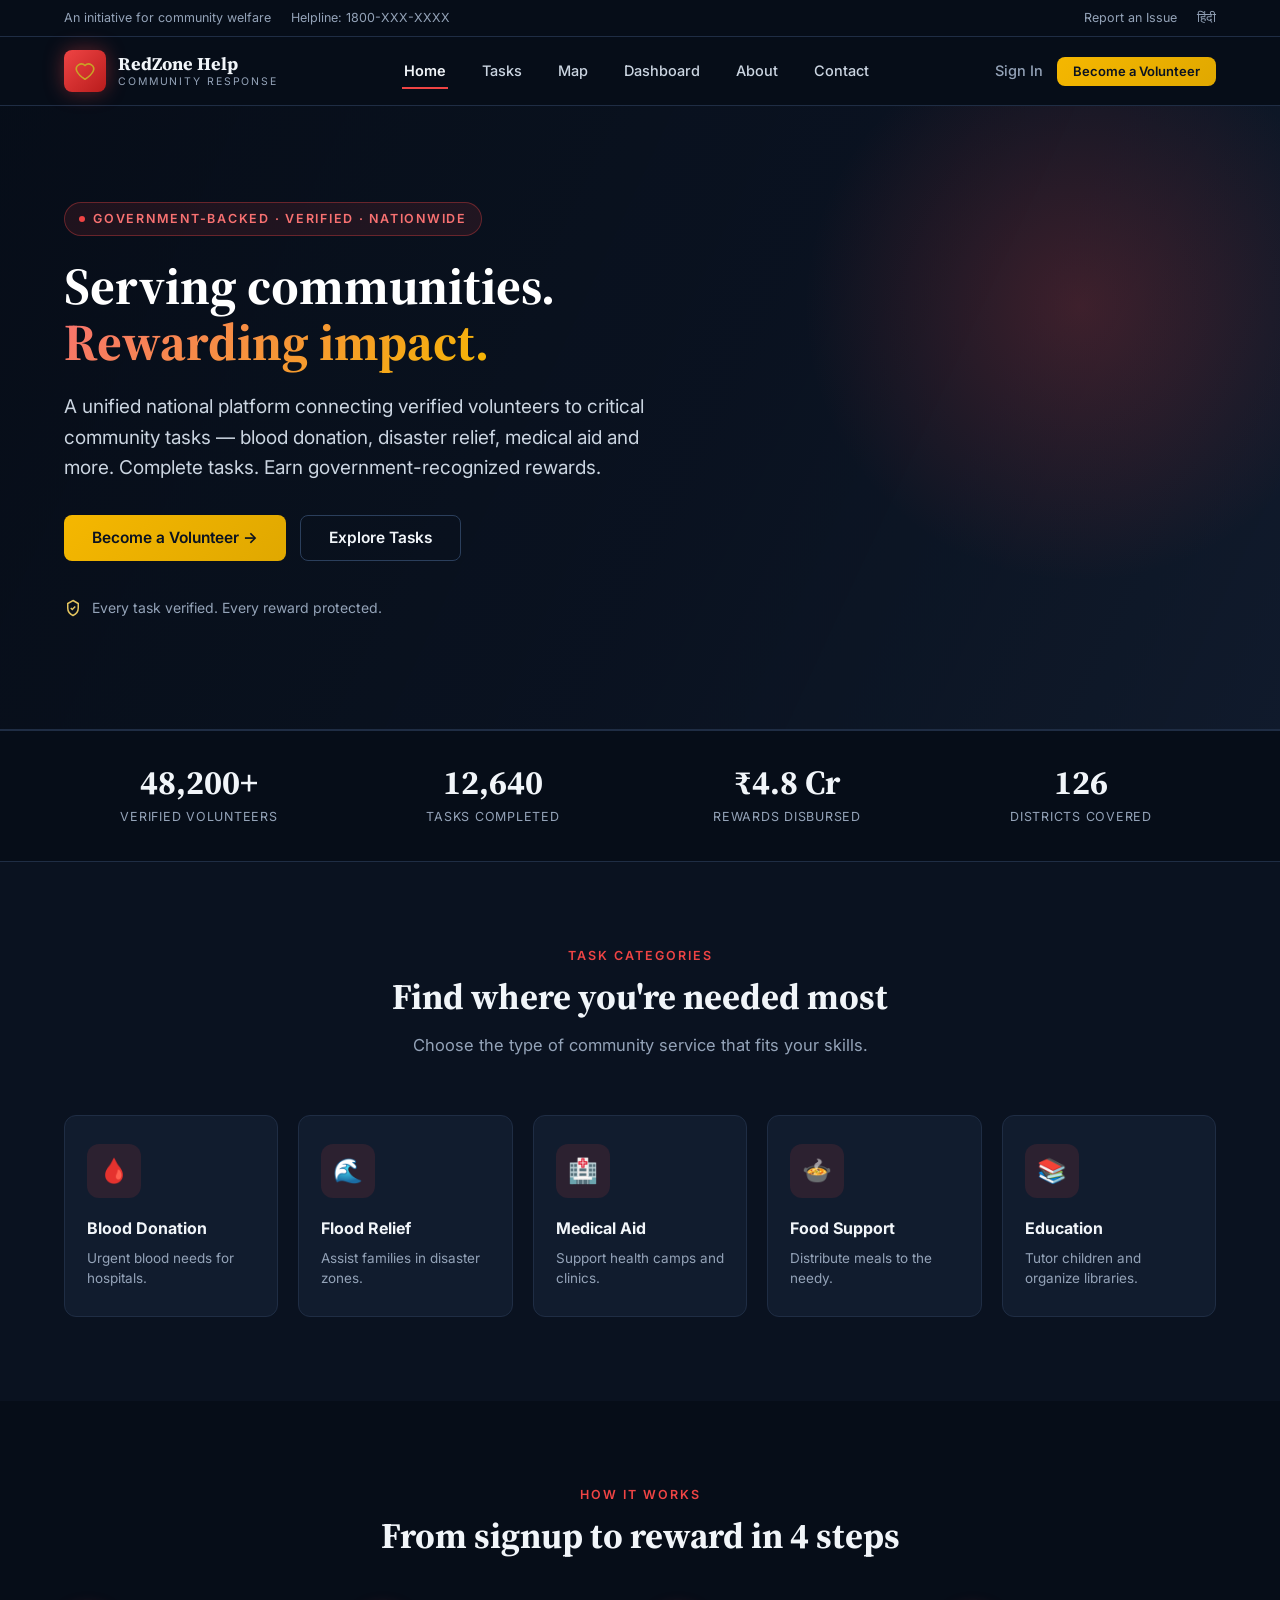
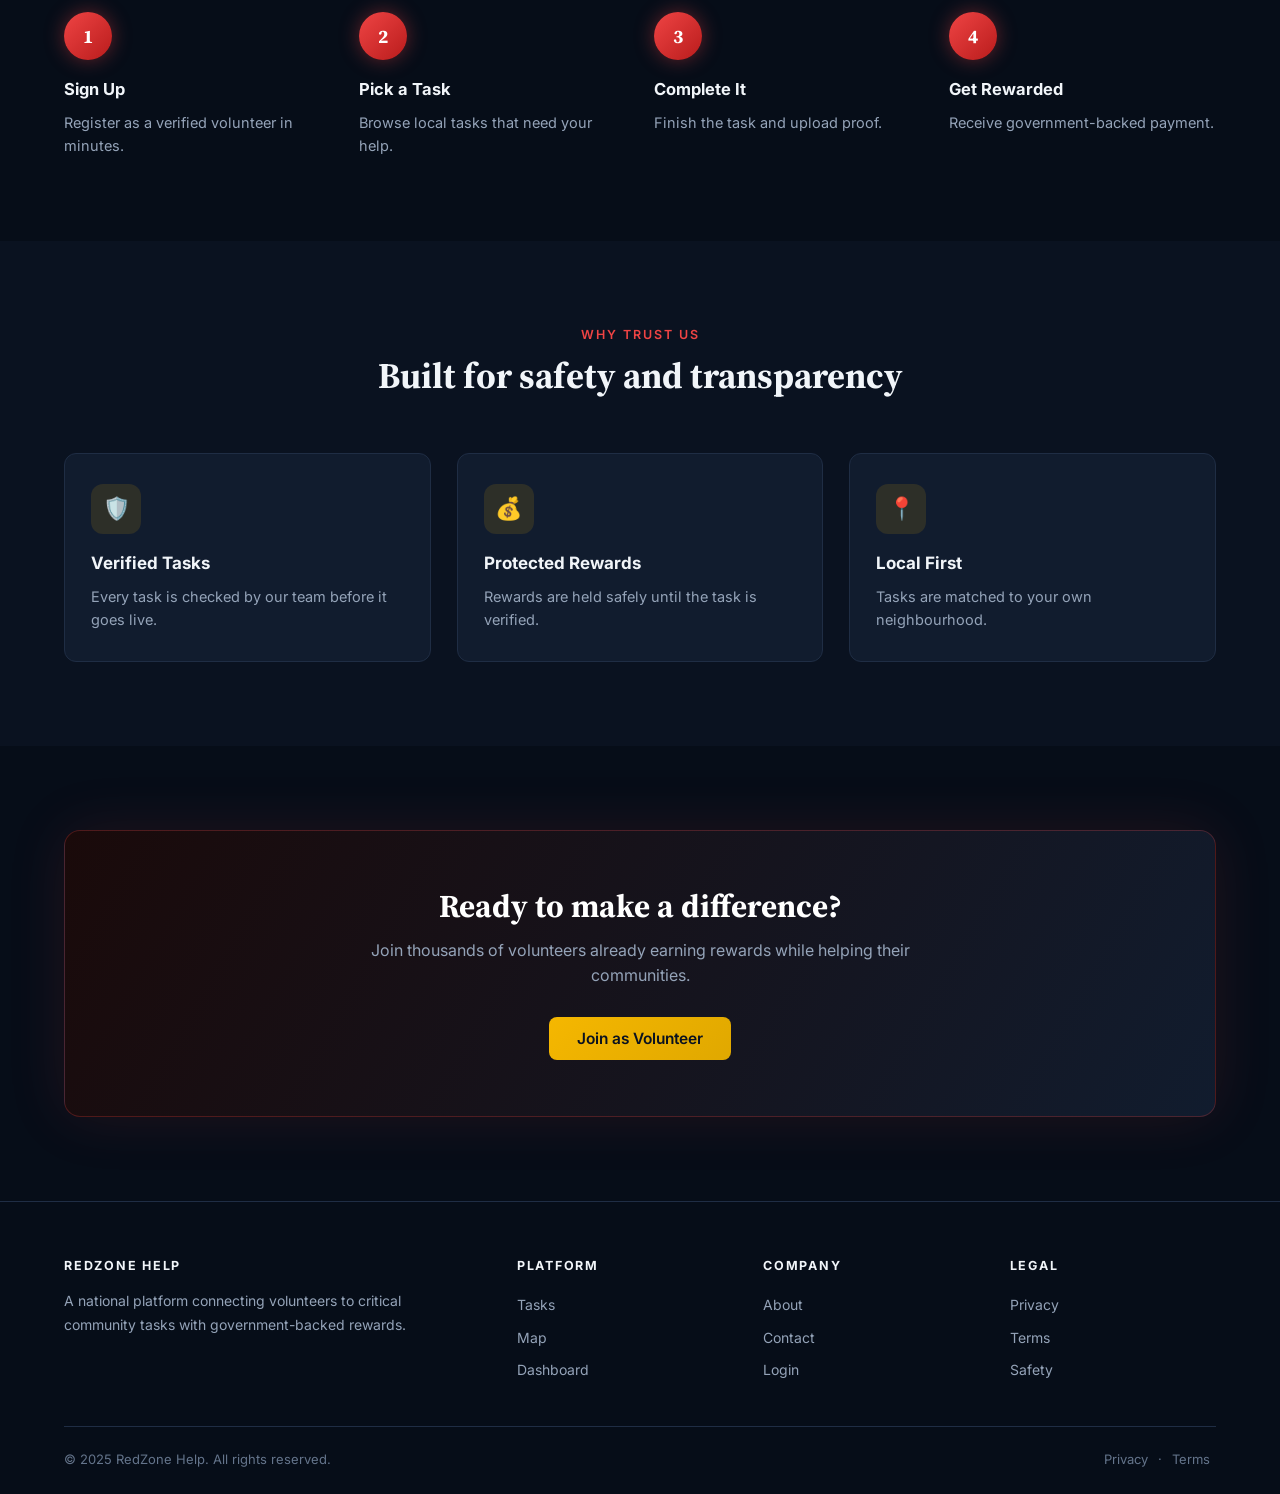
<file: index.html>
<!DOCTYPE html>
<html lang="en">
<head>
<meta charset="UTF-8">
<meta name="viewport" content="width=device-width, initial-scale=1.0">
<title>RedZone Help — Community Response Platform</title>
<link rel="stylesheet" href="style.css">
<link href="https://fonts.googleapis.com/css2?family=Inter:wght@400;500;600;700&family=Source+Serif+4:wght@600;700&display=swap" rel="stylesheet">
</head>
<body>

<!-- Top bar -->
<div class="topbar">
  <div class="topbar-inner">
    <div class="topbar-left">
      <span>An initiative for community welfare</span>
      <a href="contact.html">Helpline: 1800-XXX-XXXX</a>
    </div>
    <div class="topbar-right">
      <a href="contact.html">Report an Issue</a>
      <a href="#">हिंदी</a>
    </div>
  </div>
</div>

<!-- Header -->
<header class="site-header">
  <div class="header-inner">
    <a href="index.html" class="logo">
      <div class="logo-mark">
        <svg width="22" height="22" viewBox="0 0 24 24" fill="none">
          <path d="M12 21s-7-4.5-9-9a5.5 5.5 0 0 1 9-6 5.5 5.5 0 0 1 9 6c-2 4.5-9 9-9 9z" stroke="#C9A227" stroke-width="1.8" stroke-linejoin="round"/>
        </svg>
      </div>
      <div class="logo-text">
        <div class="logo-title">RedZone Help</div>
        <div class="logo-sub">Community Response</div>
      </div>
    </a>

    <nav class="nav-links">
      <a href="index.html" class="nav-link active">Home</a>
      <a href="tasks.html" class="nav-link">Tasks</a>
      <a href="map.html" class="nav-link">Map</a>
      <a href="dashboard.html" class="nav-link">Dashboard</a>
      <a href="about.html" class="nav-link">About</a>
      <a href="contact.html" class="nav-link">Contact</a>
    </nav>

    <div class="header-actions">
      <a href="login.html" class="signin-link" id="nav-signin">Sign In</a>
      <a href="login.html" class="btn btn-gold btn-sm" id="nav-signin-btn">Become a Volunteer</a>
      <div id="nav-user" style="display:none; align-items:center; gap:10px;">
        <span class="user-name" style="font-weight:600; color:#0F2A4D;"></span>
        <button onclick="logout()" class="btn btn-outline-dark btn-sm">Logout</button>
      </div>
      <button class="menu-toggle" onclick="document.getElementById('mobileMenu').classList.toggle('open')">
        <svg width="22" height="22" viewBox="0 0 24 24" fill="none" stroke="#0F172A" stroke-width="2"><path d="M3 6h18M3 12h18M3 18h18"/></svg>
      </button>
    </div>
  </div>

  <div class="mobile-menu" id="mobileMenu">
    <a href="index.html" class="nav-link">Home</a>
    <a href="tasks.html" class="nav-link">Tasks</a>
    <a href="map.html" class="nav-link">Map</a>
    <a href="dashboard.html" class="nav-link">Dashboard</a>
    <a href="about.html" class="nav-link">About</a>
    <a href="contact.html" class="nav-link">Contact</a>
    <a href="login.html" class="btn btn-gold" style="margin-top:8px;">Become a Volunteer</a>
  </div>
</header>

<!-- Hero -->
<section class="hero">
  <div class="hero-inner">
    <div class="hero-content">
      <span class="eyebrow"><span class="eyebrow-dot"></span> Government-backed · Verified · Nationwide</span>
      <h1>Serving communities.<br><span class="accent">Rewarding impact.</span></h1>
      <p>A unified national platform connecting verified volunteers to critical community tasks — blood donation, disaster relief, medical aid and more. Complete tasks. Earn government-recognized rewards.</p>
      <div class="hero-actions">
        <a href="login.html" class="btn btn-gold btn-lg">Become a Volunteer →</a>
        <a href="tasks.html" class="btn btn-outline btn-lg">Explore Tasks</a>
      </div>
      <div class="hero-trust">
        <svg width="18" height="18" viewBox="0 0 24 24" fill="none" stroke="#E4C560" stroke-width="2"><path d="M12 2l7 4v6c0 5-3.5 8.5-7 10-3.5-1.5-7-5-7-10V6l7-4z"/><path d="M9 12l2 2 4-4"/></svg>
        Every task verified. Every reward protected.
      </div>
    </div>
  </div>
</section>

<!-- Stats -->
<section class="stats-bar">
  <div class="stats-inner">
    <div><div class="stat-number">48,200+</div><div class="stat-label">Verified Volunteers</div></div>
    <div><div class="stat-number">12,640</div><div class="stat-label">Tasks Completed</div></div>
    <div><div class="stat-number">₹4.8 Cr</div><div class="stat-label">Rewards Disbursed</div></div>
    <div><div class="stat-number">126</div><div class="stat-label">Districts Covered</div></div>
  </div>
</section>

<!-- Categories -->
<section class="section">
  <div class="section-inner">
    <div class="section-head-center">
      <div class="section-eyebrow">Task Categories</div>
      <h2 class="section-title">Find where you're needed most</h2>
      <p class="section-sub">Choose the type of community service that fits your skills.</p>
    </div>
    <div class="cat-grid">
      <div class="card cat-card"><div class="cat-icon cat-icon-blood">🩸</div><div class="cat-title">Blood Donation</div><div class="cat-desc">Urgent blood needs for hospitals.</div></div>
      <div class="card cat-card"><div class="cat-icon cat-icon-flood">🌊</div><div class="cat-title">Flood Relief</div><div class="cat-desc">Assist families in disaster zones.</div></div>
      <div class="card cat-card"><div class="cat-icon cat-icon-medical">🏥</div><div class="cat-title">Medical Aid</div><div class="cat-desc">Support health camps and clinics.</div></div>
      <div class="card cat-card"><div class="cat-icon cat-icon-food">🍲</div><div class="cat-title">Food Support</div><div class="cat-desc">Distribute meals to the needy.</div></div>
      <div class="card cat-card"><div class="cat-icon cat-icon-edu">📚</div><div class="cat-title">Education</div><div class="cat-desc">Tutor children and organize libraries.</div></div>
    </div>
  </div>
</section>

<!-- How it works -->
<section class="section section-alt">
  <div class="section-inner">
    <div class="section-head-center">
      <div class="section-eyebrow">How It Works</div>
      <h2 class="section-title">From signup to reward in 4 steps</h2>
    </div>
    <div class="steps-grid">
      <div class="step"><div class="step-num">1</div><div class="step-title">Sign Up</div><div class="step-desc">Register as a verified volunteer in minutes.</div></div>
      <div class="step"><div class="step-num">2</div><div class="step-title">Pick a Task</div><div class="step-desc">Browse local tasks that need your help.</div></div>
      <div class="step"><div class="step-num">3</div><div class="step-title">Complete It</div><div class="step-desc">Finish the task and upload proof.</div></div>
      <div class="step"><div class="step-num">4</div><div class="step-title">Get Rewarded</div><div class="step-desc">Receive government-backed payment.</div></div>
    </div>
  </div>
</section>

<!-- Trust -->
<section class="section" id="trust">
  <div class="section-inner">
    <div class="section-head-center">
      <div class="section-eyebrow">Why Trust Us</div>
      <h2 class="section-title">Built for safety and transparency</h2>
    </div>
    <div class="trust-grid">
      <div class="card trust-card"><div class="trust-icon">🛡️</div><div class="trust-title">Verified Tasks</div><div class="trust-desc">Every task is checked by our team before it goes live.</div></div>
      <div class="card trust-card"><div class="trust-icon">💰</div><div class="trust-title">Protected Rewards</div><div class="trust-desc">Rewards are held safely until the task is verified.</div></div>
      <div class="card trust-card"><div class="trust-icon">📍</div><div class="trust-title">Local First</div><div class="trust-desc">Tasks are matched to your own neighbourhood.</div></div>
    </div>
  </div>
</section>

<!-- CTA -->
<section class="section section-alt">
  <div class="section-inner">
    <div class="cta-band">
      <h2>Ready to make a difference?</h2>
      <p>Join thousands of volunteers already earning rewards while helping their communities.</p>
      <a href="login.html" class="btn btn-gold btn-lg">Join as Volunteer</a>
    </div>
  </div>
</section>

<!-- Footer -->
<footer class="site-footer">
  <div class="footer-inner">
    <div class="footer-grid">
      <div class="footer-col">
        <h4>RedZone Help</h4>
        <p>A national platform connecting volunteers to critical community tasks with government-backed rewards.</p>
      </div>
      <div class="footer-col"><h4>Platform</h4><a href="tasks.html">Tasks</a><a href="map.html">Map</a><a href="dashboard.html">Dashboard</a></div>
      <div class="footer-col"><h4>Company</h4><a href="about.html">About</a><a href="contact.html">Contact</a><a href="login.html">Login</a></div>
      <div class="footer-col"><h4>Legal</h4><a href="#">Privacy</a><a href="#">Terms</a><a href="#">Safety</a></div>
    </div>
    <div class="footer-bottom">
      <div>© 2025 RedZone Help. All rights reserved.</div>
      <div><a href="#">Privacy</a> · <a href="#">Terms</a></div>
    </div>
  </div>
</footer>

<script src="app.js"></script>
</body>
</html>
</file>
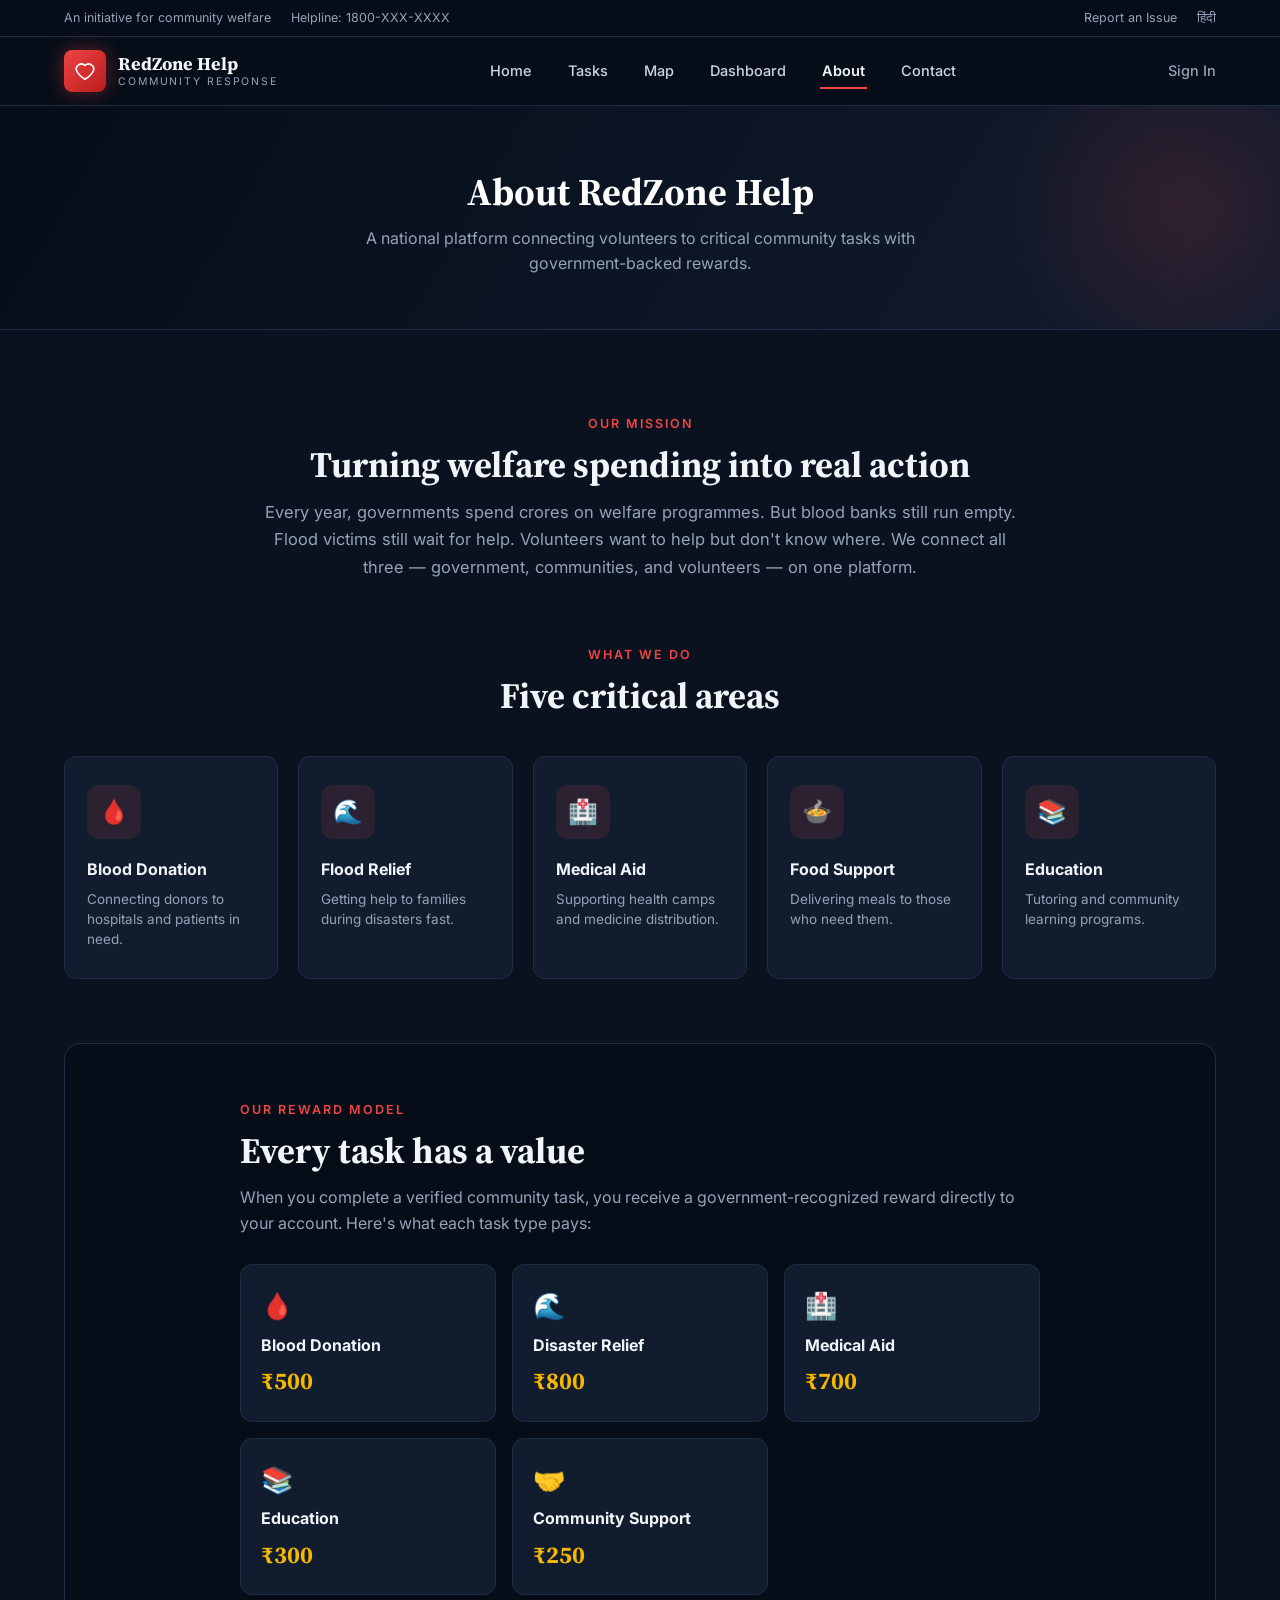
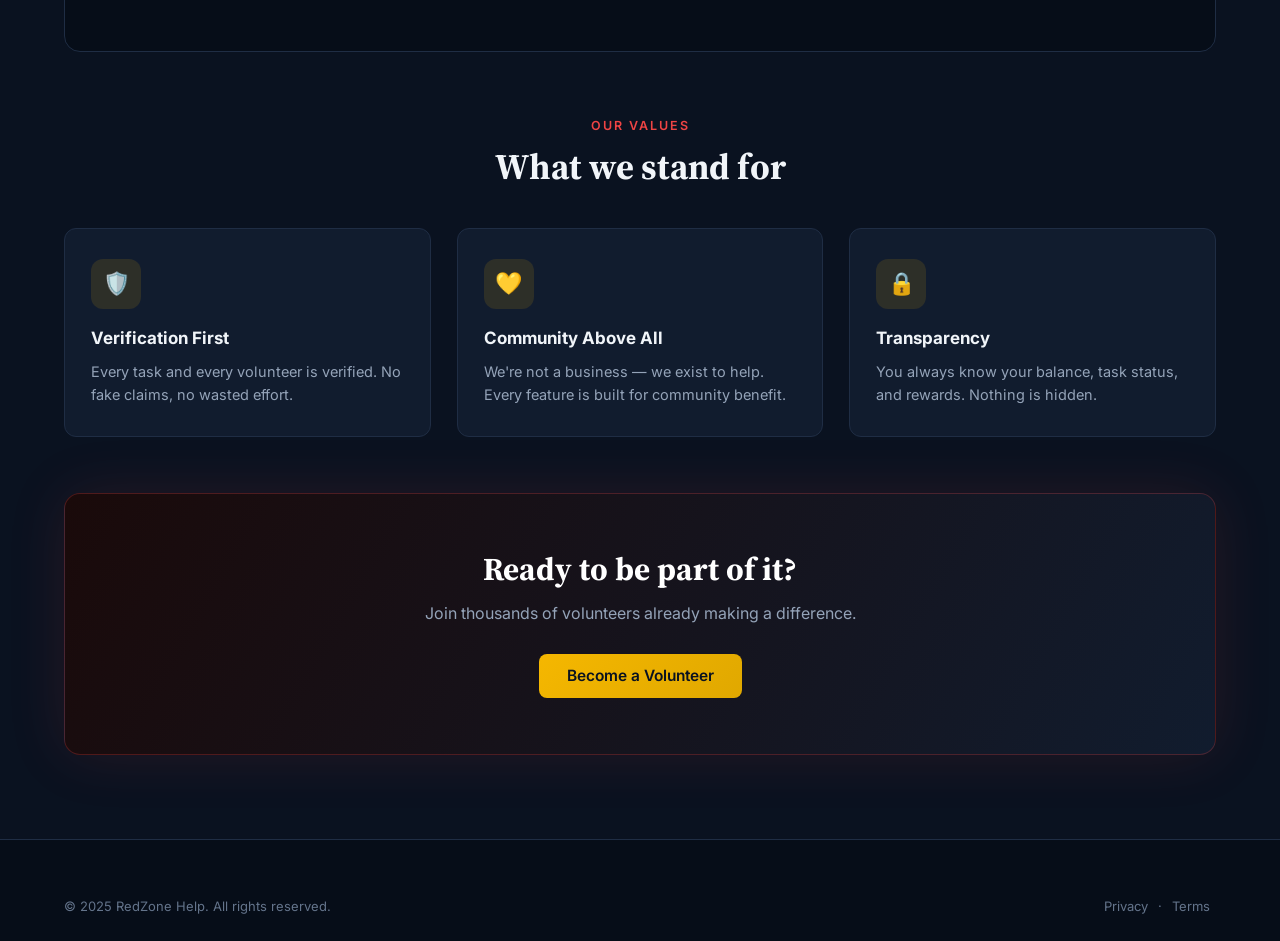
<file: about.html>
<!DOCTYPE html>
<html lang="en">
<head>
<meta charset="UTF-8">
<meta name="viewport" content="width=device-width, initial-scale=1.0">
<title>About — RedZone Help</title>
<link rel="stylesheet" href="style.css">
<link href="https://fonts.googleapis.com/css2?family=Inter:wght@400;500;600;700&family=Source+Serif+4:wght@600;700&display=swap" rel="stylesheet">
</head>
<body>

<div class="topbar">
  <div class="topbar-inner">
    <div class="topbar-left"><span>An initiative for community welfare</span><a href="contact.html">Helpline: 1800-XXX-XXXX</a></div>
    <div class="topbar-right"><a href="contact.html">Report an Issue</a><a href="#">हिंदी</a></div>
  </div>
</div>

<header class="site-header">
  <div class="header-inner">
    <a href="index.html" class="logo">
      <div class="logo-mark"><svg width="22" height="22" viewBox="0 0 24 24" fill="none"><path d="M12 21s-7-4.5-9-9a5.5 5.5 0 0 1 9-6 5.5 5.5 0 0 1 9 6c-2 4.5-9 9-9 9z" stroke="#fff" stroke-width="1.8" stroke-linejoin="round"/></svg></div>
      <div class="logo-text"><div class="logo-title">RedZone Help</div><div class="logo-sub">Community Response</div></div>
    </a>
    <nav class="nav-links">
      <a href="index.html" class="nav-link">Home</a>
      <a href="tasks.html" class="nav-link">Tasks</a>
      <a href="map.html" class="nav-link">Map</a>
      <a href="dashboard.html" class="nav-link">Dashboard</a>
      <a href="about.html" class="nav-link active">About</a>
      <a href="contact.html" class="nav-link">Contact</a>
    </nav>
    <div class="header-actions">
      <a href="login.html" class="signin-link" id="nav-signin">Sign In</a>
      <div id="nav-user" style="display:none; align-items:center; gap:10px;">
        <span class="user-name" style="font-weight:600; color:#F1F5F9;"></span>
        <button onclick="logout()" class="btn btn-outline-dark btn-sm">Logout</button>
      </div>
      <button class="menu-toggle" onclick="document.getElementById('mobileMenu').classList.toggle('open')">
        <svg width="22" height="22" viewBox="0 0 24 24" fill="none" stroke="#F1F5F9" stroke-width="2"><path d="M3 6h18M3 12h18M3 18h18"/></svg>
      </button>
    </div>
  </div>
  <div class="mobile-menu" id="mobileMenu">
    <a href="index.html" class="nav-link">Home</a>
    <a href="tasks.html" class="nav-link">Tasks</a>
    <a href="map.html" class="nav-link">Map</a>
    <a href="dashboard.html" class="nav-link">Dashboard</a>
    <a href="about.html" class="nav-link">About</a>
    <a href="contact.html" class="nav-link">Contact</a>
  </div>
</header>

<div class="page-head">
  <h1>About RedZone Help</h1>
  <p>A national platform connecting volunteers to critical community tasks with government-backed rewards.</p>
</div>

<main class="section">
  <div class="section-inner">

    <!-- Mission -->
    <div style="max-width:760px; margin:0 auto 64px; text-align:center;">
      <div class="section-eyebrow">Our Mission</div>
      <h2 class="section-title">Turning welfare spending into real action</h2>
      <p class="section-sub" style="max-width:100%; margin:0 auto;">Every year, governments spend crores on welfare programmes. But blood banks still run empty. Flood victims still wait for help. Volunteers want to help but don't know where. We connect all three — government, communities, and volunteers — on one platform.</p>
    </div>

    <!-- What we do -->
    <div style="margin-bottom:64px;">
      <div class="section-eyebrow" style="text-align:center;">What We Do</div>
      <h2 class="section-title" style="text-align:center; margin-bottom:40px;">Five critical areas</h2>
      <div class="cat-grid">
        <div class="card cat-card"><div class="cat-icon cat-icon-blood">🩸</div><div class="cat-title">Blood Donation</div><div class="cat-desc">Connecting donors to hospitals and patients in need.</div></div>
        <div class="card cat-card"><div class="cat-icon cat-icon-flood">🌊</div><div class="cat-title">Flood Relief</div><div class="cat-desc">Getting help to families during disasters fast.</div></div>
        <div class="card cat-card"><div class="cat-icon cat-icon-medical">🏥</div><div class="cat-title">Medical Aid</div><div class="cat-desc">Supporting health camps and medicine distribution.</div></div>
        <div class="card cat-card"><div class="cat-icon cat-icon-food">🍲</div><div class="cat-title">Food Support</div><div class="cat-desc">Delivering meals to those who need them.</div></div>
        <div class="card cat-card"><div class="cat-icon cat-icon-edu">📚</div><div class="cat-title">Education</div><div class="cat-desc">Tutoring and community learning programs.</div></div>
      </div>
    </div>

    <!-- How rewards work -->
    <div class="section-alt" style="padding:56px 40px; border-radius:16px; border:1px solid var(--border); margin-bottom:64px;">
      <div style="max-width:800px; margin:0 auto;">
        <div class="section-eyebrow">Our Reward Model</div>
        <h2 class="section-title">Every task has a value</h2>
        <p style="color:var(--text-mut); margin-bottom:28px;">When you complete a verified community task, you receive a government-recognized reward directly to your account. Here's what each task type pays:</p>

        <div style="display:grid; grid-template-columns:repeat(auto-fit, minmax(200px, 1fr)); gap:16px;">
          <div style="background:var(--bg-700); padding:20px; border-radius:12px; border:1px solid var(--border);">
            <div style="font-size:26px; margin-bottom:6px;">🩸</div>
            <div style="font-weight:700; color:var(--text); margin-bottom:4px;">Blood Donation</div>
            <div style="font-family:'Source Serif 4', serif; font-size:24px; font-weight:700; color:var(--gold);">₹500</div>
          </div>
          <div style="background:var(--bg-700); padding:20px; border-radius:12px; border:1px solid var(--border);">
            <div style="font-size:26px; margin-bottom:6px;">🌊</div>
            <div style="font-weight:700; color:var(--text); margin-bottom:4px;">Disaster Relief</div>
            <div style="font-family:'Source Serif 4', serif; font-size:24px; font-weight:700; color:var(--gold);">₹800</div>
          </div>
          <div style="background:var(--bg-700); padding:20px; border-radius:12px; border:1px solid var(--border);">
            <div style="font-size:26px; margin-bottom:6px;">🏥</div>
            <div style="font-weight:700; color:var(--text); margin-bottom:4px;">Medical Aid</div>
            <div style="font-family:'Source Serif 4', serif; font-size:24px; font-weight:700; color:var(--gold);">₹700</div>
          </div>
          <div style="background:var(--bg-700); padding:20px; border-radius:12px; border:1px solid var(--border);">
            <div style="font-size:26px; margin-bottom:6px;">📚</div>
            <div style="font-weight:700; color:var(--text); margin-bottom:4px;">Education</div>
            <div style="font-family:'Source Serif 4', serif; font-size:24px; font-weight:700; color:var(--gold);">₹300</div>
          </div>
          <div style="background:var(--bg-700); padding:20px; border-radius:12px; border:1px solid var(--border);">
            <div style="font-size:26px; margin-bottom:6px;">🤝</div>
            <div style="font-weight:700; color:var(--text); margin-bottom:4px;">Community Support</div>
            <div style="font-family:'Source Serif 4', serif; font-size:24px; font-weight:700; color:var(--gold);">₹250</div>
          </div>
        </div>
      </div>
    </div>

    <!-- Our values -->
    <div style="margin-bottom:56px;">
      <div class="section-eyebrow" style="text-align:center;">Our Values</div>
      <h2 class="section-title" style="text-align:center; margin-bottom:40px;">What we stand for</h2>
      <div class="trust-grid">
        <div class="card trust-card"><div class="trust-icon">🛡️</div><div class="trust-title">Verification First</div><div class="trust-desc">Every task and every volunteer is verified. No fake claims, no wasted effort.</div></div>
        <div class="card trust-card"><div class="trust-icon">💛</div><div class="trust-title">Community Above All</div><div class="trust-desc">We're not a business — we exist to help. Every feature is built for community benefit.</div></div>
        <div class="card trust-card"><div class="trust-icon">🔒</div><div class="trust-title">Transparency</div><div class="trust-desc">You always know your balance, task status, and rewards. Nothing is hidden.</div></div>
      </div>
    </div>

    <!-- CTA -->
    <div class="cta-band">
      <h2>Ready to be part of it?</h2>
      <p>Join thousands of volunteers already making a difference.</p>
      <a href="register.html" class="btn btn-gold btn-lg">Become a Volunteer</a>
    </div>

  </div>
</main>

<footer class="site-footer">
  <div class="footer-inner">
    <div class="footer-bottom" style="border-top:none; padding-top:0;">
      <div>© 2025 RedZone Help. All rights reserved.</div>
      <div><a href="#">Privacy</a> · <a href="#">Terms</a></div>
    </div>
  </div>
</footer>

<script src="app.js"></script>
</body>
</html>
</file>
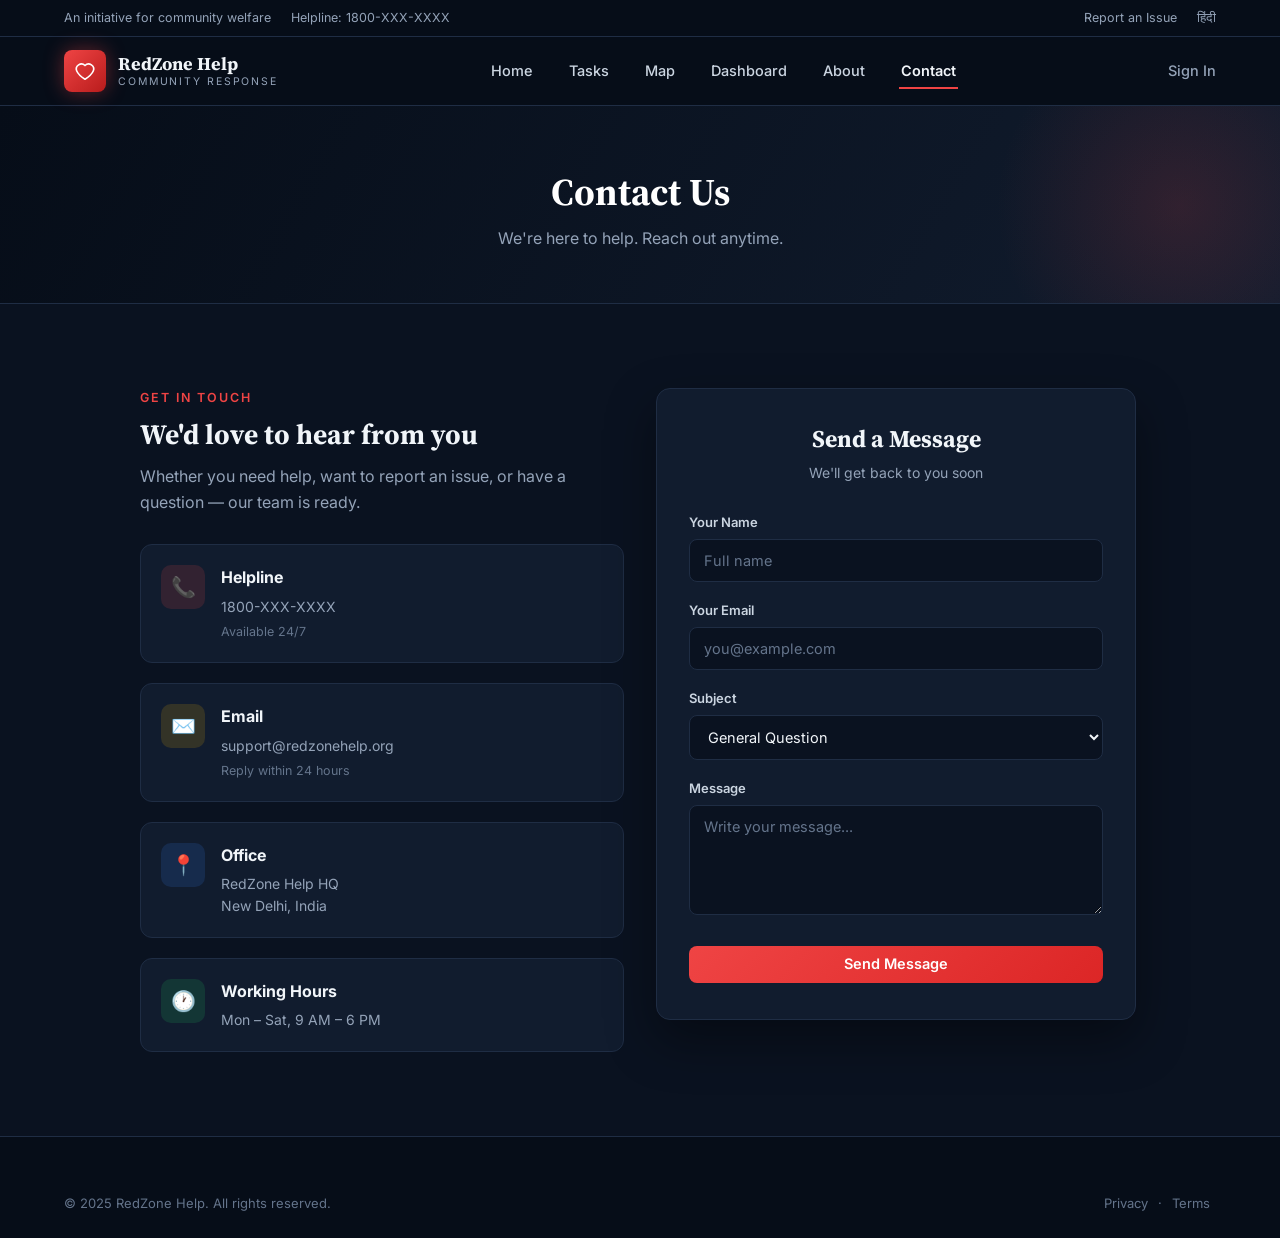
<file: contact.html>
<!DOCTYPE html>
<html lang="en">
<head>
<meta charset="UTF-8">
<meta name="viewport" content="width=device-width, initial-scale=1.0">
<title>Contact — RedZone Help</title>
<link rel="stylesheet" href="style.css">
<link href="https://fonts.googleapis.com/css2?family=Inter:wght@400;500;600;700&family=Source+Serif+4:wght@600;700&display=swap" rel="stylesheet">
</head>
<body>

<div class="topbar">
  <div class="topbar-inner">
    <div class="topbar-left"><span>An initiative for community welfare</span><a href="contact.html">Helpline: 1800-XXX-XXXX</a></div>
    <div class="topbar-right"><a href="contact.html">Report an Issue</a><a href="#">हिंदी</a></div>
  </div>
</div>

<header class="site-header">
  <div class="header-inner">
    <a href="index.html" class="logo">
      <div class="logo-mark"><svg width="22" height="22" viewBox="0 0 24 24" fill="none"><path d="M12 21s-7-4.5-9-9a5.5 5.5 0 0 1 9-6 5.5 5.5 0 0 1 9 6c-2 4.5-9 9-9 9z" stroke="#fff" stroke-width="1.8" stroke-linejoin="round"/></svg></div>
      <div class="logo-text"><div class="logo-title">RedZone Help</div><div class="logo-sub">Community Response</div></div>
    </a>
    <nav class="nav-links">
      <a href="index.html" class="nav-link">Home</a>
      <a href="tasks.html" class="nav-link">Tasks</a>
      <a href="map.html" class="nav-link">Map</a>
      <a href="dashboard.html" class="nav-link">Dashboard</a>
      <a href="about.html" class="nav-link">About</a>
      <a href="contact.html" class="nav-link active">Contact</a>
    </nav>
    <div class="header-actions">
      <a href="login.html" class="signin-link" id="nav-signin">Sign In</a>
      <div id="nav-user" style="display:none; align-items:center; gap:10px;">
        <span class="user-name" style="font-weight:600; color:#F1F5F9;"></span>
        <button onclick="logout()" class="btn btn-outline-dark btn-sm">Logout</button>
      </div>
      <button class="menu-toggle" onclick="document.getElementById('mobileMenu').classList.toggle('open')">
        <svg width="22" height="22" viewBox="0 0 24 24" fill="none" stroke="#F1F5F9" stroke-width="2"><path d="M3 6h18M3 12h18M3 18h18"/></svg>
      </button>
    </div>
  </div>
  <div class="mobile-menu" id="mobileMenu">
    <a href="index.html" class="nav-link">Home</a>
    <a href="tasks.html" class="nav-link">Tasks</a>
    <a href="map.html" class="nav-link">Map</a>
    <a href="dashboard.html" class="nav-link">Dashboard</a>
    <a href="about.html" class="nav-link">About</a>
    <a href="contact.html" class="nav-link">Contact</a>
  </div>
</header>

<div class="page-head">
  <h1>Contact Us</h1>
  <p>We're here to help. Reach out anytime.</p>
</div>

<main class="section">
  <div class="section-inner">

    <div style="display:grid; grid-template-columns:1fr 1fr; gap:32px; max-width:1000px; margin:0 auto;" class="contact-cols">

      <!-- Contact info -->
      <div>
        <div class="section-eyebrow">Get in Touch</div>
        <h2 class="section-title" style="font-size:28px;">We'd love to hear from you</h2>
        <p style="color:var(--text-mut); margin-bottom:28px;">Whether you need help, want to report an issue, or have a question — our team is ready.</p>

        <div style="display:flex; flex-direction:column; gap:20px;">

          <div class="card" style="padding:20px; display:flex; gap:16px; align-items:flex-start;">
            <div style="width:44px; height:44px; border-radius:10px; background:rgba(239,68,68,0.15); color:var(--red); display:flex; align-items:center; justify-content:center; font-size:20px; flex-shrink:0;">📞</div>
            <div>
              <div style="font-weight:700; color:var(--text); margin-bottom:4px;">Helpline</div>
              <a href="tel:1800123456" style="color:var(--text-mut); font-size:14px;">1800-XXX-XXXX</a>
              <div style="font-size:12.5px; color:var(--text-dim); margin-top:2px;">Available 24/7</div>
            </div>
          </div>

          <div class="card" style="padding:20px; display:flex; gap:16px; align-items:flex-start;">
            <div style="width:44px; height:44px; border-radius:10px; background:rgba(245,183,0,0.15); color:var(--gold); display:flex; align-items:center; justify-content:center; font-size:20px; flex-shrink:0;">✉️</div>
            <div>
              <div style="font-weight:700; color:var(--text); margin-bottom:4px;">Email</div>
              <a href="mailto:support@redzonehelp.org" style="color:var(--text-mut); font-size:14px;">support@redzonehelp.org</a>
              <div style="font-size:12.5px; color:var(--text-dim); margin-top:2px;">Reply within 24 hours</div>
            </div>
          </div>

          <div class="card" style="padding:20px; display:flex; gap:16px; align-items:flex-start;">
            <div style="width:44px; height:44px; border-radius:10px; background:rgba(59,130,246,0.15); color:#60A5FA; display:flex; align-items:center; justify-content:center; font-size:20px; flex-shrink:0;">📍</div>
            <div>
              <div style="font-weight:700; color:var(--text); margin-bottom:4px;">Office</div>
              <div style="color:var(--text-mut); font-size:14px;">RedZone Help HQ<br>New Delhi, India</div>
            </div>
          </div>

          <div class="card" style="padding:20px; display:flex; gap:16px; align-items:flex-start;">
            <div style="width:44px; height:44px; border-radius:10px; background:rgba(34,197,94,0.15); color:#4ADE80; display:flex; align-items:center; justify-content:center; font-size:20px; flex-shrink:0;">🕐</div>
            <div>
              <div style="font-weight:700; color:var(--text); margin-bottom:4px;">Working Hours</div>
              <div style="color:var(--text-mut); font-size:14px;">Mon – Sat, 9 AM – 6 PM</div>
            </div>
          </div>

        </div>
      </div>

      <!-- Contact form -->
      <div>
        <div class="form-card" style="margin:0;">
          <h2 class="form-title">Send a Message</h2>
          <p class="form-sub">We'll get back to you soon</p>

          <form id="contact-form">
            <div class="form-group">
              <label class="form-label">Your Name</label>
              <input type="text" id="c-name" class="form-input" placeholder="Full name" required>
            </div>

            <div class="form-group">
              <label class="form-label">Your Email</label>
              <input type="email" id="c-email" class="form-input" placeholder="you@example.com" required>
            </div>

            <div class="form-group">
              <label class="form-label">Subject</label>
              <select id="c-subject" class="form-select">
                <option>General Question</option>
                <option>Report an Issue</option>
                <option>Task Problem</option>
                <option>Reward Payment Issue</option>
                <option>Become a Partner</option>
                <option>Other</option>
              </select>
            </div>

            <div class="form-group">
              <label class="form-label">Message</label>
              <textarea id="c-message" class="form-textarea" placeholder="Write your message..." required></textarea>
            </div>

            <div class="form-actions" style="justify-content:stretch;">
              <button type="submit" class="btn btn-primary" style="width:100%;">Send Message</button>
            </div>
          </form>
        </div>
      </div>

    </div>

  </div>
</main>

<footer class="site-footer">
  <div class="footer-inner">
    <div class="footer-bottom" style="border-top:none; padding-top:0;">
      <div>© 2025 RedZone Help. All rights reserved.</div>
      <div><a href="#">Privacy</a> · <a href="#">Terms</a></div>
    </div>
  </div>
</footer>

<style>
  @media (max-width: 900px){
    .contact-cols{ grid-template-columns:1fr !important; }
  }
</style>

<script src="app.js"></script>
<script>
document.getElementById('contact-form').addEventListener('submit', function(e){
  e.preventDefault();
  const name = document.getElementById('c-name').value.trim();
  const email = document.getElementById('c-email').value.trim();
  const subject = document.getElementById('c-subject').value;
  const message = document.getElementById('c-message').value.trim();

  if(!name || !email || !message){
    alert('Please fill all required fields.');
    return;
  }

  // Demo only — in a real app, you'd send this to a server
  const msg = {
    name: name,
    email: email,
    subject: subject,
    message: message,
    sentAt: new Date().toISOString()
  };

  console.log('Contact message:', msg);

  alert('Message sent successfully! We\'ll get back to you within 24 hours.');
  document.getElementById('contact-form').reset();
});
</script>
</body>
</html>
</file>
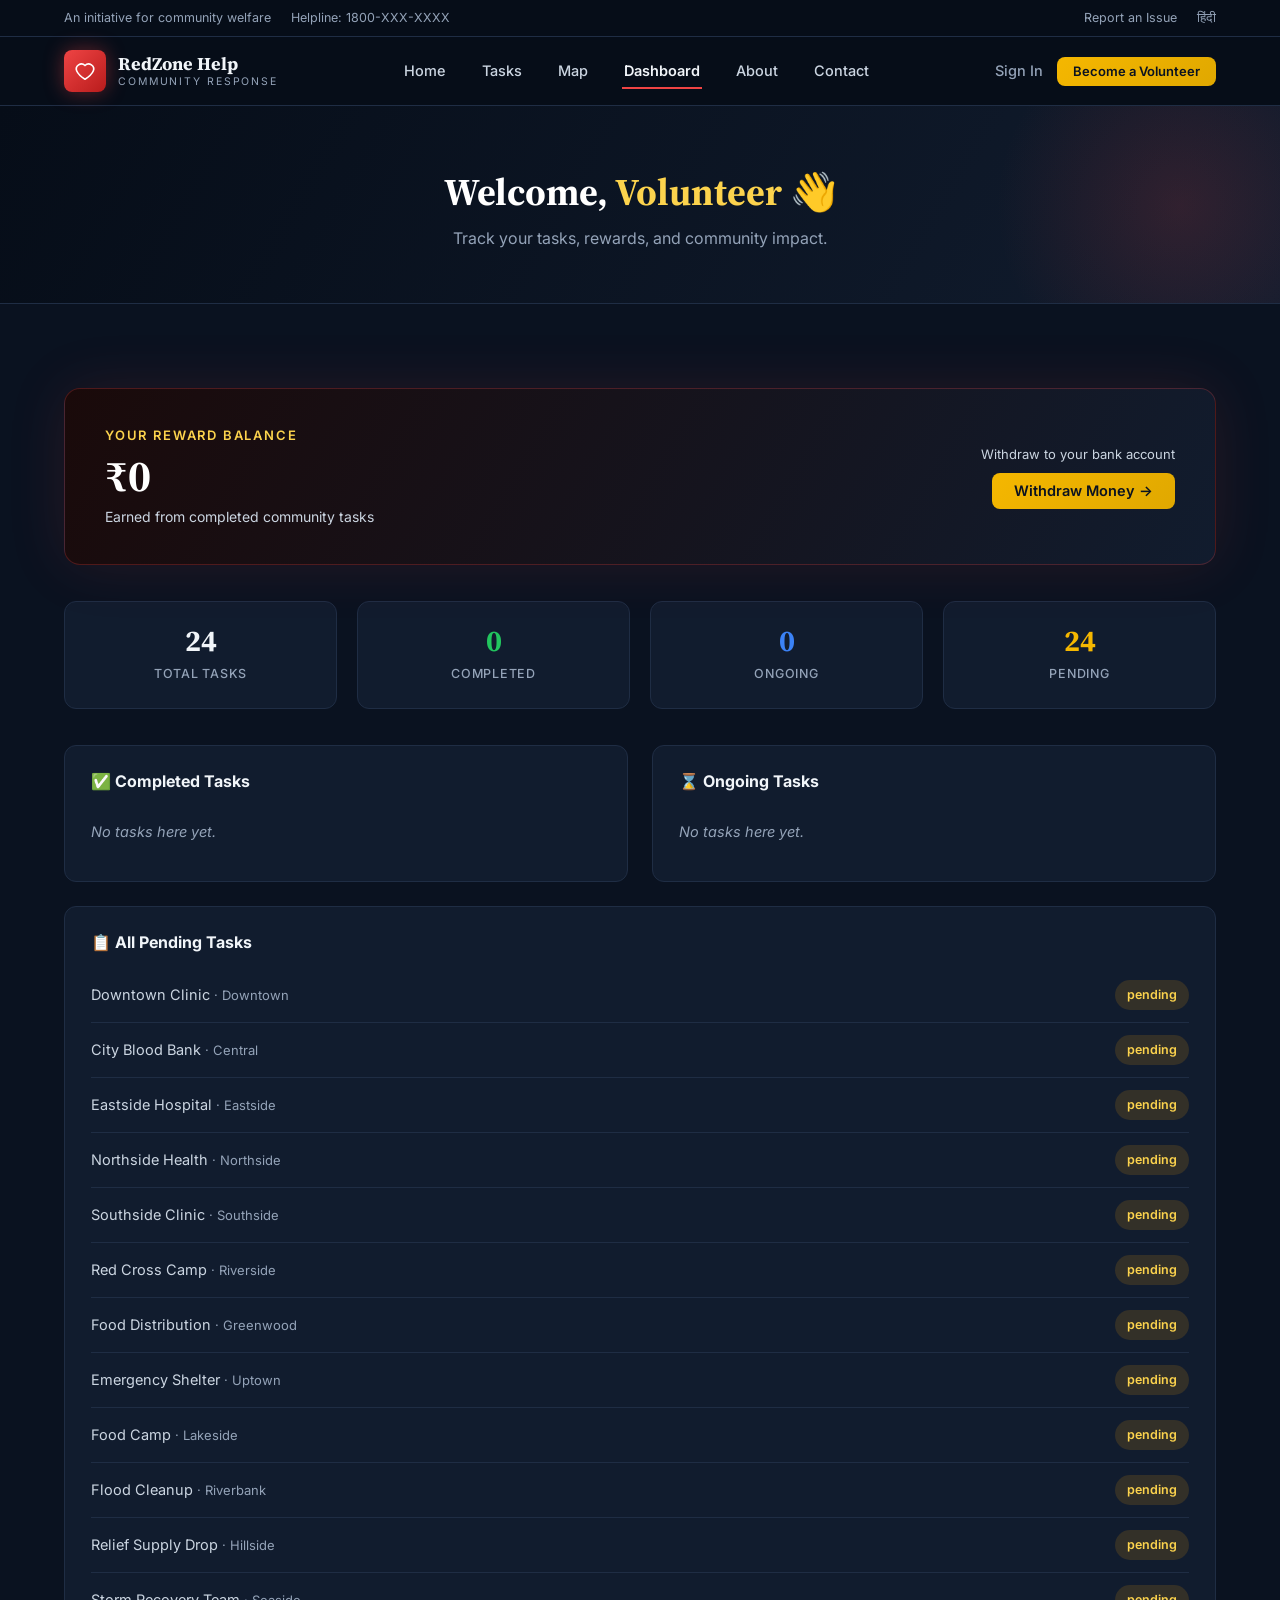
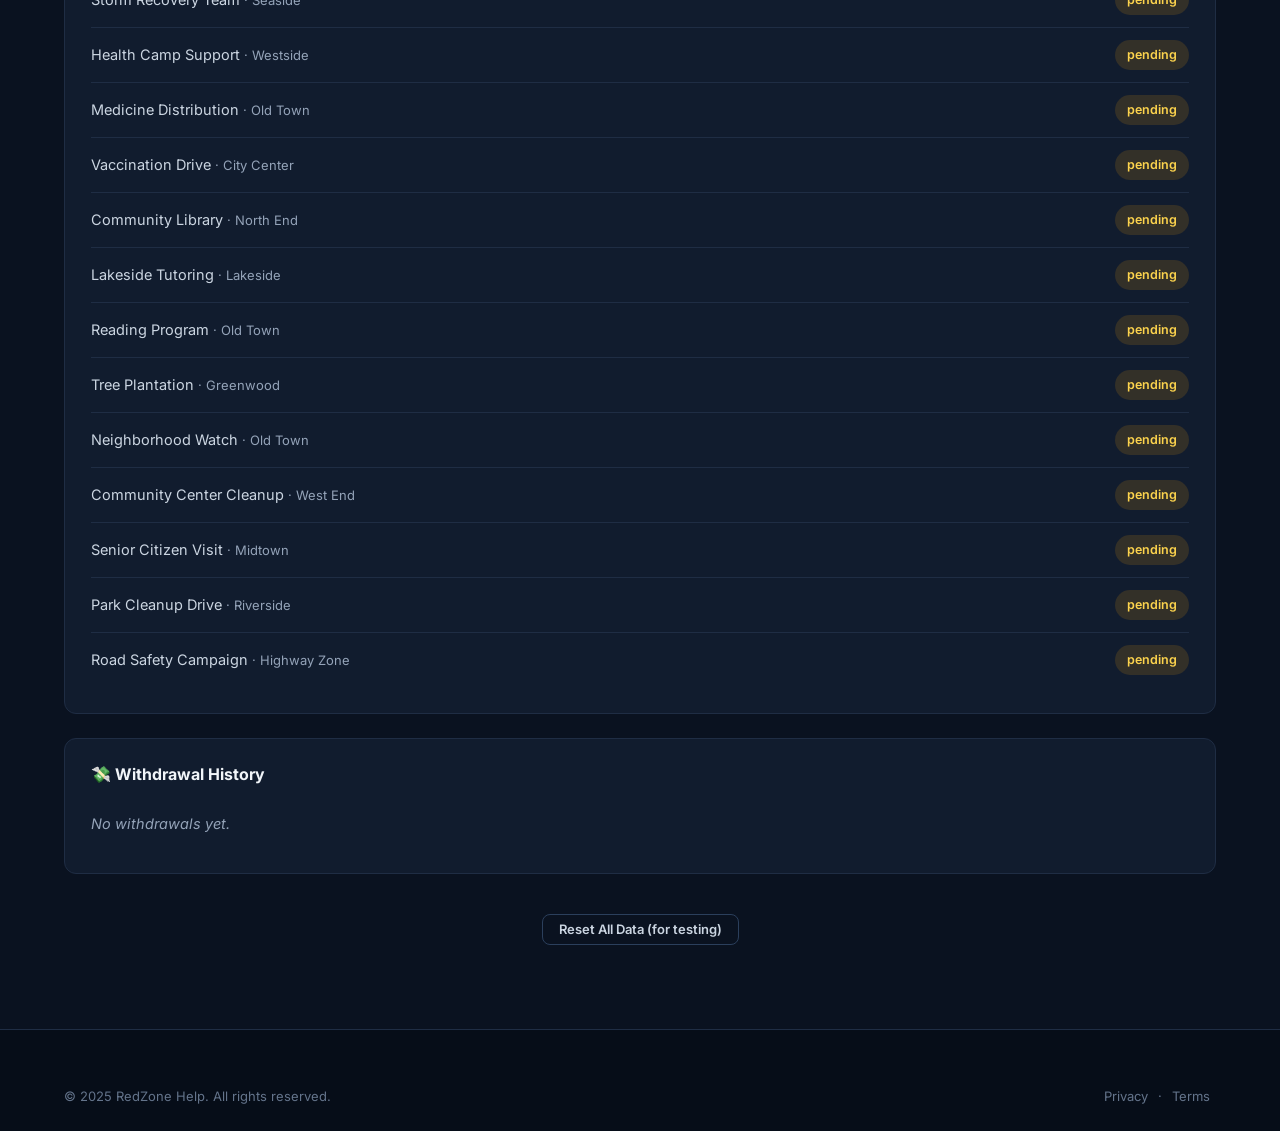
<file: dashboard.html>
<!DOCTYPE html>
<html lang="en">
<head>
<meta charset="UTF-8">
<meta name="viewport" content="width=device-width, initial-scale=1.0">
<title>Dashboard — RedZone Help</title>
<link rel="stylesheet" href="style.css">
<link href="https://fonts.googleapis.com/css2?family=Inter:wght@400;500;600;700&family=Source+Serif+4:wght@600;700&display=swap" rel="stylesheet">
</head>
<body>

<div class="topbar">
  <div class="topbar-inner">
    <div class="topbar-left"><span>An initiative for community welfare</span><a href="contact.html">Helpline: 1800-XXX-XXXX</a></div>
    <div class="topbar-right"><a href="contact.html">Report an Issue</a><a href="#">हिंदी</a></div>
  </div>
</div>

<header class="site-header">
  <div class="header-inner">
    <a href="index.html" class="logo">
      <div class="logo-mark"><svg width="22" height="22" viewBox="0 0 24 24" fill="none"><path d="M12 21s-7-4.5-9-9a5.5 5.5 0 0 1 9-6 5.5 5.5 0 0 1 9 6c-2 4.5-9 9-9 9z" stroke="#fff" stroke-width="1.8" stroke-linejoin="round"/></svg></div>
      <div class="logo-text"><div class="logo-title">RedZone Help</div><div class="logo-sub">Community Response</div></div>
    </a>
    <nav class="nav-links">
      <a href="index.html" class="nav-link">Home</a>
      <a href="tasks.html" class="nav-link">Tasks</a>
      <a href="map.html" class="nav-link">Map</a>
      <a href="dashboard.html" class="nav-link active">Dashboard</a>
      <a href="about.html" class="nav-link">About</a>
      <a href="contact.html" class="nav-link">Contact</a>
    </nav>
    <div class="header-actions">
      <a href="login.html" class="signin-link" id="nav-signin">Sign In</a>
      <a href="login.html" class="btn btn-gold btn-sm" id="nav-signin-btn">Become a Volunteer</a>
      <div id="nav-user" style="display:none; align-items:center; gap:10px;">
        <span class="user-name" style="font-weight:600; color:#F1F5F9;"></span>
        <button onclick="logout()" class="btn btn-outline-dark btn-sm">Logout</button>
      </div>
    </div>
  </div>
</header>

<div class="page-head">
  <h1>Welcome, <span id="user-name" style="color:#FCD34D;">Volunteer</span> 👋</h1>
  <p>Track your tasks, rewards, and community impact.</p>
</div>

<main class="section">
  <div class="section-inner">

    <div class="cta-band" style="padding:36px 40px; margin-bottom:36px; display:flex; justify-content:space-between; align-items:center; flex-wrap:wrap; gap:20px;">
      <div style="text-align:left;">
        <div style="font-size:13px; letter-spacing:.14em; text-transform:uppercase; color:#FCD34D; font-weight:600; margin-bottom:8px;">Your Reward Balance</div>
        <div style="font-family:'Source Serif 4',serif; font-size:44px; font-weight:700; color:#fff; line-height:1;" id="balance">₹0</div>
        <div style="font-size:14px; color:#CBD5E1; margin-top:8px;">Earned from completed community tasks</div>
      </div>
      <div style="text-align:right;">
        <div style="font-size:13px; color:#CBD5E1; margin-bottom:8px;">Withdraw to your bank account</div>
        <button onclick="openWithdraw()" class="btn btn-gold">Withdraw Money →</button>
      </div>
    </div>

    <div class="dash-stats">
      <div class="dash-stat"><div class="dash-stat-num" id="total-tasks">0</div><div class="dash-stat-label">Total Tasks</div></div>
      <div class="dash-stat"><div class="dash-stat-num green" id="completed-tasks">0</div><div class="dash-stat-label">Completed</div></div>
      <div class="dash-stat"><div class="dash-stat-num blue" id="ongoing-tasks">0</div><div class="dash-stat-label">Ongoing</div></div>
      <div class="dash-stat"><div class="dash-stat-num gold" id="pending-tasks">0</div><div class="dash-stat-label">Pending</div></div>
    </div>

    <div style="display:grid; grid-template-columns:1fr 1fr; gap:24px;" class="dash-cols">
      <div class="card" style="padding:26px;">
        <h3 style="font-family:'Inter',sans-serif; font-size:16px; margin-bottom:16px; color:#F1F5F9;">✅ Completed Tasks</h3>
        <ul class="task-list" id="completed-list"></ul>
      </div>
      <div class="card" style="padding:26px;">
        <h3 style="font-family:'Inter',sans-serif; font-size:16px; margin-bottom:16px; color:#F1F5F9;">⌛ Ongoing Tasks</h3>
        <ul class="task-list" id="ongoing-list"></ul>
      </div>
    </div>

    <div class="card" style="padding:26px; margin-top:24px;">
      <h3 style="font-family:'Inter',sans-serif; font-size:16px; margin-bottom:16px; color:#F1F5F9;">📋 All Pending Tasks</h3>
      <ul class="task-list" id="pending-list"></ul>
    </div>

    <div class="card" style="padding:26px; margin-top:24px;">
      <h3 style="font-family:'Inter',sans-serif; font-size:16px; margin-bottom:16px; color:#F1F5F9;">💸 Withdrawal History</h3>
      <ul class="task-list" id="withdraw-list"></ul>
    </div>

    <div style="text-align:center; margin-top:40px;">
      <button onclick="resetAll()" class="btn btn-outline-dark btn-sm">Reset All Data (for testing)</button>
    </div>

  </div>
</main>

<footer class="site-footer">
  <div class="footer-inner">
    <div class="footer-bottom" style="border-top:none; padding-top:0;">
      <div>© 2025 RedZone Help. All rights reserved.</div>
      <div><a href="#">Privacy</a> · <a href="#">Terms</a></div>
    </div>
  </div>
</footer>

<!-- Withdraw Modal -->
<div class="modal-overlay" id="withdraw-modal">
  <div class="modal-box">
    <h2 class="modal-title">Withdraw Money</h2>
    <p class="modal-sub">Transfer your balance to your bank account</p>

    <div style="text-align:center; margin-bottom:24px;">
      <div style="font-size:13px; color:#94A3B8; margin-bottom:6px;">Available Balance</div>
      <div style="font-family:'Source Serif 4',serif; font-size:36px; font-weight:700; color:#F5B700;" id="modal-balance">₹0</div>
    </div>

    <div class="form-group">
      <label class="form-label">Withdraw To</label>
      <select id="withdraw-method" class="form-select">
        <option value="UPI">UPI (Google Pay / PhonePe / Paytm)</option>
        <option value="Bank Transfer">Bank Transfer (NEFT/IMPS)</option>
      </select>
    </div>

    <div class="form-group">
      <label class="form-label">Amount (₹)</label>
      <input type="number" id="withdraw-amount" class="form-input" placeholder="Enter amount" min="100">
    </div>

    <div style="background:rgba(245,183,0,.08); border:1px solid rgba(245,183,0,.25); border-radius:8px; padding:12px 16px; margin-bottom:20px;">
      <div style="font-size:12.5px; color:#FCD34D; font-weight:600;">ⓘ Minimum withdrawal: ₹100</div>
      <div style="font-size:12.5px; color:#CBD5E1; margin-top:4px;">Money transfers to your account within 24 hours</div>
    </div>

    <div class="form-actions">
      <button class="btn btn-outline-dark" onclick="closeWithdraw()">Cancel</button>
      <button class="btn btn-gold" id="withdraw-confirm-btn">Confirm Withdrawal</button>
    </div>
  </div>
</div>

<style>
  @media (max-width: 768px){
    .dash-cols{ grid-template-columns:1fr !important; }
  }
</style>

<script src="app.js"></script>
<script>
window.addEventListener('DOMContentLoaded', function(){
  renderDashboard();

  document.getElementById('withdraw-confirm-btn').addEventListener('click', confirmWithdraw);
});

function renderDashboard(){
  var tasks = loadTasks();
  var user = getUser();
  var balance = getBalance();

  var nameEl = document.getElementById('user-name');
  if(user && user.name){ nameEl.textContent = user.name; }

  document.getElementById('balance').textContent = '₹' + balance.toLocaleString('en-IN');
  document.getElementById('modal-balance').textContent = '₹' + balance.toLocaleString('en-IN');

  var completed = tasks.filter(function(t){ return t.status === 'completed'; });
  var ongoing = tasks.filter(function(t){ return t.status === 'accepted'; });
  var pending = tasks.filter(function(t){ return t.status === 'pending'; });

  document.getElementById('total-tasks').textContent = tasks.length;
  document.getElementById('completed-tasks').textContent = completed.length;
  document.getElementById('ongoing-tasks').textContent = ongoing.length;
  document.getElementById('pending-tasks').textContent = pending.length;

  renderList('completed-list', completed, 'status-completed');
  renderList('ongoing-list', ongoing, 'status-accepted');
  renderList('pending-list', pending, 'status-pending');

  renderWithdrawals();
}

function renderList(id, list, pillClass){
  var el = document.getElementById(id);
  if(list.length === 0){
    el.innerHTML = '<li style="color:#94A3B8; font-style:italic;">No tasks here yet.</li>';
    return;
  }
  el.innerHTML = list.map(function(t){
    return '<li><span>' + t.name + ' <span style="color:#94A3B8; font-size:13px;">· ' + t.location + '</span></span><span class="status-pill ' + pillClass + '">' + t.status + '</span></li>';
  }).join('');
}

function renderWithdrawals(){
  var list = getWithdrawals();
  var el = document.getElementById('withdraw-list');
  if(list.length === 0){
    el.innerHTML = '<li style="color:#94A3B8; font-style:italic;">No withdrawals yet.</li>';
    return;
  }
  el.innerHTML = list.map(function(w){
    var d = new Date(w.date);
    var dateStr = d.toLocaleDateString('en-IN', { day:'numeric', month:'short', year:'numeric' });
    return '<li><span><b style="color:#F5B700;">₹' + w.amount + '</b> · ' + w.method + ' <span style="color:#94A3B8; font-size:13px;">· ' + dateStr + '</span></span><span class="status-pill status-pending">' + w.status + '</span></li>';
  }).join('');
}

function openWithdraw(){
  document.getElementById('modal-balance').textContent = '₹' + getBalance().toLocaleString('en-IN');
  document.getElementById('withdraw-amount').value = '';
  document.getElementById('withdraw-modal').classList.add('active');
}

function closeWithdraw(){
  document.getElementById('withdraw-modal').classList.remove('active');
}

function confirmWithdraw(){
  var amount = Number(document.getElementById('withdraw-amount').value);
  var method = document.getElementById('withdraw-method').value;
  var balance = getBalance();

  if(!amount || amount <= 0){
    alert('Please enter a valid amount.');
    return;
  }
  if(amount < 100){
    alert('Minimum withdrawal is ₹100.');
    return;
  }
  if(amount > balance){
    alert('Amount exceeds your balance (₹' + balance + ').');
    return;
  }

  addWithdrawal(amount, method);
  setBalance(balance - amount);

  closeWithdraw();
  renderDashboard();

  alert('Withdrawal request submitted!\n\nAmount: ₹' + amount + '\nMethod: ' + method + '\n\nMoney will be transferred within 24 hours.');
}

function resetAll(){
  if(!confirm('Clear all tasks, user, balance, and withdrawals? This cannot be undone.')) return;
  localStorage.removeItem(KEYS.tasks);
  localStorage.removeItem(KEYS.user);
  localStorage.removeItem(KEYS.balance);
  localStorage.removeItem('rz_withdrawals');
  location.reload();
}
</script>
</body>
</html>
</file>
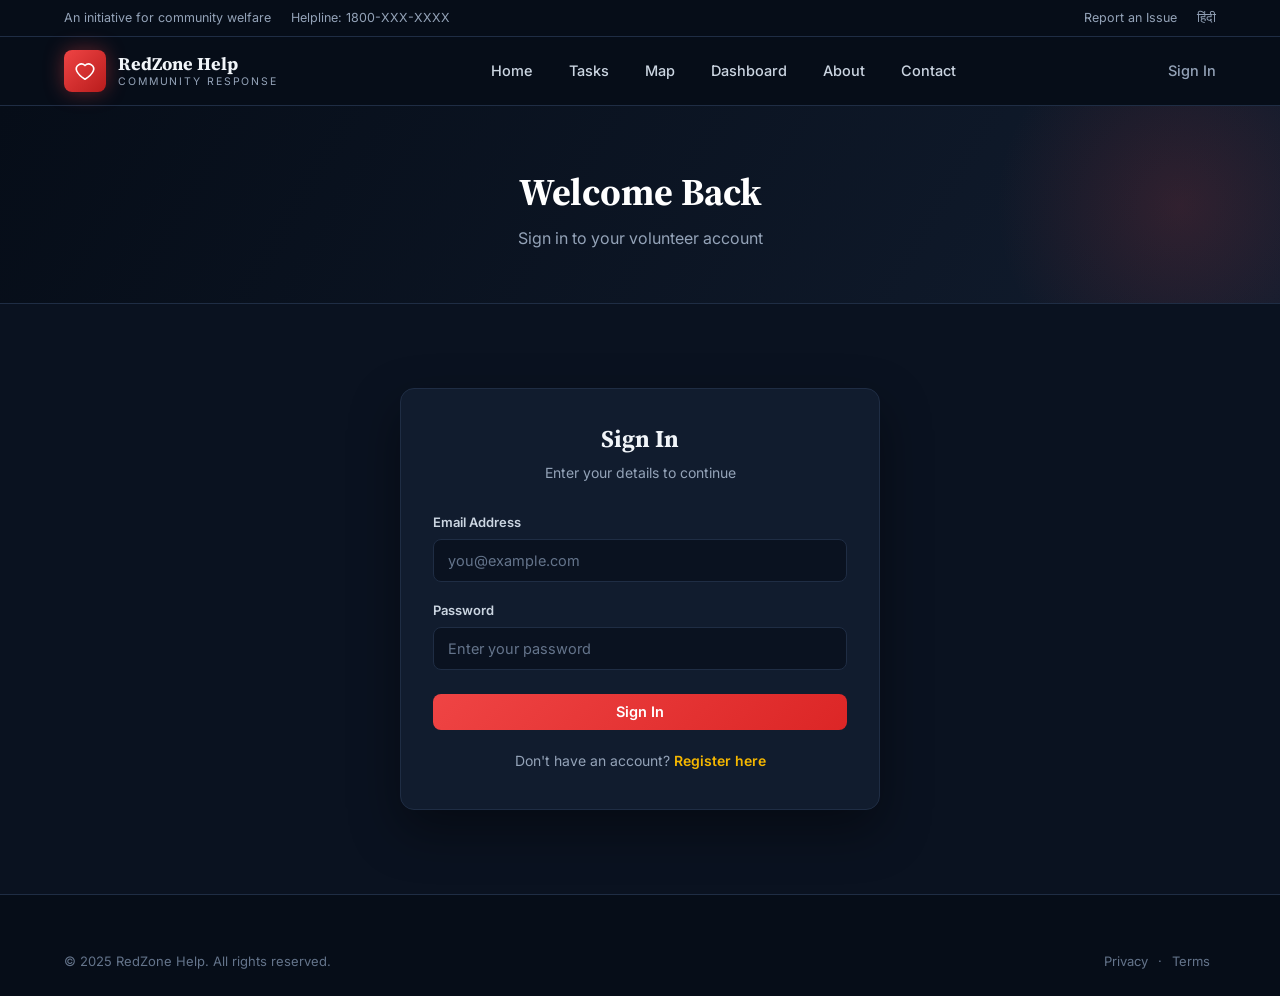
<file: login.html>
<!DOCTYPE html>
<html lang="en">
<head>
<meta charset="UTF-8">
<meta name="viewport" content="width=device-width, initial-scale=1.0">
<title>Login — RedZone Help</title>
<link rel="stylesheet" href="style.css">
<link href="https://fonts.googleapis.com/css2?family=Inter:wght@400;500;600;700&family=Source+Serif+4:wght@600;700&display=swap" rel="stylesheet">
</head>
<body>

<div class="topbar">
  <div class="topbar-inner">
    <div class="topbar-left"><span>An initiative for community welfare</span><a href="contact.html">Helpline: 1800-XXX-XXXX</a></div>
    <div class="topbar-right"><a href="contact.html">Report an Issue</a><a href="#">हिंदी</a></div>
  </div>
</div>

<header class="site-header">
  <div class="header-inner">
    <a href="index.html" class="logo">
      <div class="logo-mark"><svg width="22" height="22" viewBox="0 0 24 24" fill="none"><path d="M12 21s-7-4.5-9-9a5.5 5.5 0 0 1 9-6 5.5 5.5 0 0 1 9 6c-2 4.5-9 9-9 9z" stroke="#fff" stroke-width="1.8" stroke-linejoin="round"/></svg></div>
      <div class="logo-text"><div class="logo-title">RedZone Help</div><div class="logo-sub">Community Response</div></div>
    </a>
    <nav class="nav-links">
      <a href="index.html" class="nav-link">Home</a>
      <a href="tasks.html" class="nav-link">Tasks</a>
      <a href="map.html" class="nav-link">Map</a>
      <a href="dashboard.html" class="nav-link">Dashboard</a>
      <a href="about.html" class="nav-link">About</a>
      <a href="contact.html" class="nav-link">Contact</a>
    </nav>
    <div class="header-actions">
      <a href="login.html" class="signin-link" id="nav-signin">Sign In</a>
      <div id="nav-user" style="display:none; align-items:center; gap:10px;">
        <span class="user-name" style="font-weight:600; color:#F1F5F9;"></span>
        <button onclick="logout()" class="btn btn-outline-dark btn-sm">Logout</button>
      </div>
      <button class="menu-toggle" onclick="document.getElementById('mobileMenu').classList.toggle('open')">
        <svg width="22" height="22" viewBox="0 0 24 24" fill="none" stroke="#F1F5F9" stroke-width="2"><path d="M3 6h18M3 12h18M3 18h18"/></svg>
      </button>
    </div>
  </div>
  <div class="mobile-menu" id="mobileMenu">
    <a href="index.html" class="nav-link">Home</a>
    <a href="tasks.html" class="nav-link">Tasks</a>
    <a href="map.html" class="nav-link">Map</a>
    <a href="dashboard.html" class="nav-link">Dashboard</a>
    <a href="about.html" class="nav-link">About</a>
    <a href="contact.html" class="nav-link">Contact</a>
  </div>
</header>

<div class="page-head">
  <h1>Welcome Back</h1>
  <p>Sign in to your volunteer account</p>
</div>

<main class="section">
  <div class="section-inner">
    <div class="form-card">
      <h2 class="form-title">Sign In</h2>
      <p class="form-sub">Enter your details to continue</p>

      <form id="login-form">
        <div class="form-group">
          <label class="form-label">Email Address</label>
          <input type="email" id="login-email" class="form-input" placeholder="you@example.com" required>
        </div>

        <div class="form-group">
          <label class="form-label">Password</label>
          <input type="password" id="login-password" class="form-input" placeholder="Enter your password" required>
        </div>

        <div class="form-actions" style="justify-content:stretch;">
          <button type="submit" class="btn btn-primary" style="width:100%;">Sign In</button>
        </div>
      </form>

      <div class="form-footer">
        Don't have an account? <a href="register.html">Register here</a>
      </div>
    </div>
  </div>
</main>

<footer class="site-footer">
  <div class="footer-inner">
    <div class="footer-bottom" style="border-top:none; padding-top:0;">
      <div>© 2025 RedZone Help. All rights reserved.</div>
      <div><a href="#">Privacy</a> · <a href="#">Terms</a></div>
    </div>
  </div>
</footer>

<script src="app.js"></script>
<script>
document.getElementById('login-form').addEventListener('submit', function(e){
  e.preventDefault();

  const email = document.getElementById('login-email').value.trim();
  const password = document.getElementById('login-password').value;

  if(!email || !password){
    alert('Please enter both email and password.');
    return;
  }

  // Simple demo login: accept any email/password
  // In a real app, this would verify against a backend
  const user = {
    name: email.split('@')[0], // use part before @ as name
    email: email,
    loggedInAt: new Date().toISOString()
  };

  saveUser(user);
  alert('Login successful! Redirecting to tasks...');
  window.location.href = 'tasks.html';
});
</script>
</body>
</html>
</file>
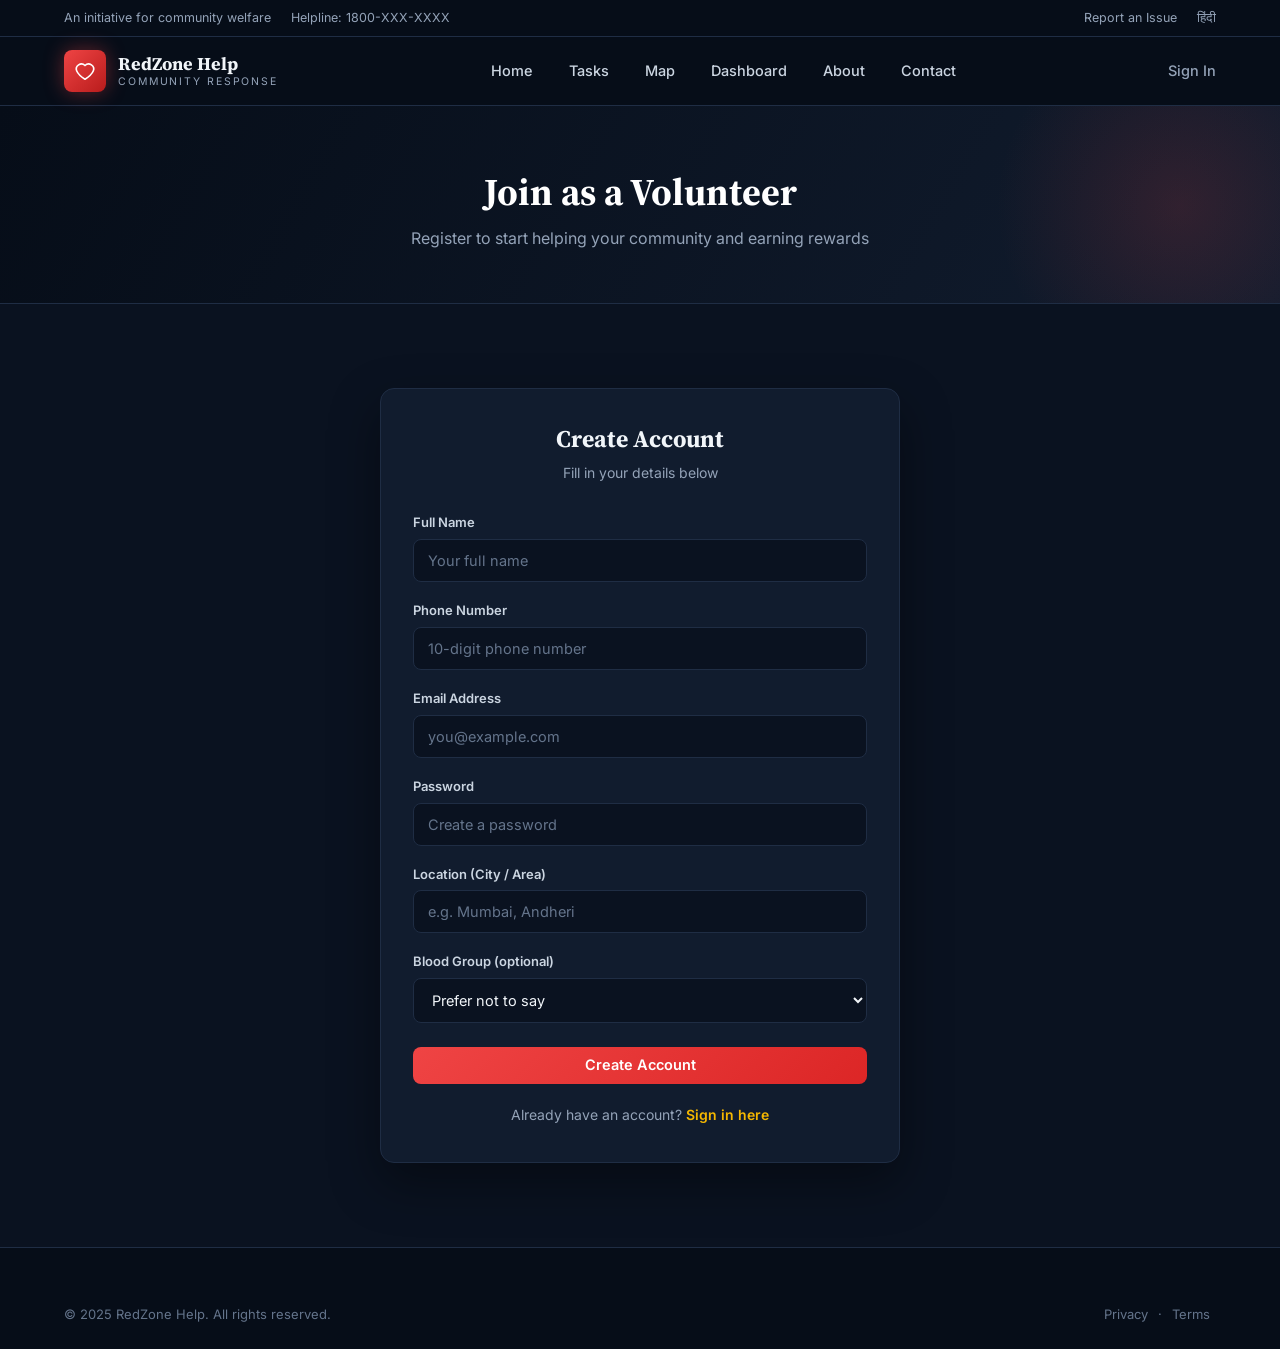
<file: register.html>
<!DOCTYPE html>
<html lang="en">
<head>
<meta charset="UTF-8">
<meta name="viewport" content="width=device-width, initial-scale=1.0">
<title>Register — RedZone Help</title>
<link rel="stylesheet" href="style.css">
<link href="https://fonts.googleapis.com/css2?family=Inter:wght@400;500;600;700&family=Source+Serif+4:wght@600;700&display=swap" rel="stylesheet">
</head>
<body>

<div class="topbar">
  <div class="topbar-inner">
    <div class="topbar-left"><span>An initiative for community welfare</span><a href="contact.html">Helpline: 1800-XXX-XXXX</a></div>
    <div class="topbar-right"><a href="contact.html">Report an Issue</a><a href="#">हिंदी</a></div>
  </div>
</div>

<header class="site-header">
  <div class="header-inner">
    <a href="index.html" class="logo">
      <div class="logo-mark"><svg width="22" height="22" viewBox="0 0 24 24" fill="none"><path d="M12 21s-7-4.5-9-9a5.5 5.5 0 0 1 9-6 5.5 5.5 0 0 1 9 6c-2 4.5-9 9-9 9z" stroke="#fff" stroke-width="1.8" stroke-linejoin="round"/></svg></div>
      <div class="logo-text"><div class="logo-title">RedZone Help</div><div class="logo-sub">Community Response</div></div>
    </a>
    <nav class="nav-links">
      <a href="index.html" class="nav-link">Home</a>
      <a href="tasks.html" class="nav-link">Tasks</a>
      <a href="map.html" class="nav-link">Map</a>
      <a href="dashboard.html" class="nav-link">Dashboard</a>
      <a href="about.html" class="nav-link">About</a>
      <a href="contact.html" class="nav-link">Contact</a>
    </nav>
    <div class="header-actions">
      <a href="login.html" class="signin-link" id="nav-signin">Sign In</a>
      <div id="nav-user" style="display:none; align-items:center; gap:10px;">
        <span class="user-name" style="font-weight:600; color:#F1F5F9;"></span>
        <button onclick="logout()" class="btn btn-outline-dark btn-sm">Logout</button>
      </div>
      <button class="menu-toggle" onclick="document.getElementById('mobileMenu').classList.toggle('open')">
        <svg width="22" height="22" viewBox="0 0 24 24" fill="none" stroke="#F1F5F9" stroke-width="2"><path d="M3 6h18M3 12h18M3 18h18"/></svg>
      </button>
    </div>
  </div>
  <div class="mobile-menu" id="mobileMenu">
    <a href="index.html" class="nav-link">Home</a>
    <a href="tasks.html" class="nav-link">Tasks</a>
    <a href="map.html" class="nav-link">Map</a>
    <a href="dashboard.html" class="nav-link">Dashboard</a>
    <a href="about.html" class="nav-link">About</a>
    <a href="contact.html" class="nav-link">Contact</a>
  </div>
</header>

<div class="page-head">
  <h1>Join as a Volunteer</h1>
  <p>Register to start helping your community and earning rewards</p>
</div>

<main class="section">
  <div class="section-inner">
    <div class="form-card" style="max-width:520px;">
      <h2 class="form-title">Create Account</h2>
      <p class="form-sub">Fill in your details below</p>

      <form id="register-form">
        <div class="form-group">
          <label class="form-label">Full Name</label>
          <input type="text" id="reg-name" class="form-input" placeholder="Your full name" required>
        </div>

        <div class="form-group">
          <label class="form-label">Phone Number</label>
          <input type="tel" id="reg-phone" class="form-input" placeholder="10-digit phone number" required>
        </div>

        <div class="form-group">
          <label class="form-label">Email Address</label>
          <input type="email" id="reg-email" class="form-input" placeholder="you@example.com" required>
        </div>

        <div class="form-group">
          <label class="form-label">Password</label>
          <input type="password" id="reg-password" class="form-input" placeholder="Create a password" required>
        </div>

        <div class="form-group">
          <label class="form-label">Location (City / Area)</label>
          <input type="text" id="reg-location" class="form-input" placeholder="e.g. Mumbai, Andheri" required>
        </div>

        <div class="form-group">
          <label class="form-label">Blood Group (optional)</label>
          <select id="reg-blood" class="form-select">
            <option value="">Prefer not to say</option>
            <option>A+</option><option>A-</option>
            <option>B+</option><option>B-</option>
            <option>AB+</option><option>AB-</option>
            <option>O+</option><option>O-</option>
          </select>
        </div>

        <div class="form-actions" style="justify-content:stretch;">
          <button type="submit" class="btn btn-primary" style="width:100%;">Create Account</button>
        </div>
      </form>

      <div class="form-footer">
        Already have an account? <a href="login.html">Sign in here</a>
      </div>
    </div>
  </div>
</main>

<footer class="site-footer">
  <div class="footer-inner">
    <div class="footer-bottom" style="border-top:none; padding-top:0;">
      <div>© 2025 RedZone Help. All rights reserved.</div>
      <div><a href="#">Privacy</a> · <a href="#">Terms</a></div>
    </div>
  </div>
</footer>

<script src="app.js"></script>
<script>
document.getElementById('register-form').addEventListener('submit', function(e){
  e.preventDefault();

  const name = document.getElementById('reg-name').value.trim();
  const phone = document.getElementById('reg-phone').value.trim();
  const email = document.getElementById('reg-email').value.trim();
  const password = document.getElementById('reg-password').value;
  const location = document.getElementById('reg-location').value.trim();
  const blood = document.getElementById('reg-blood').value;

  if(!name || !phone || !email || !password || !location){
    alert('Please fill all required fields.');
    return;
  }

  if(phone.length < 10){
    alert('Please enter a valid 10-digit phone number.');
    return;
  }

  const user = {
    name: name,
    phone: phone,
    email: email,
    location: location,
    blood: blood,
    registeredAt: new Date().toISOString()
  };

  saveUser(user);

  // Reset balance for new user
  setBalance(0);

  alert('Registration successful! Redirecting to tasks...');
  window.location.href = 'tasks.html';
});
</script>
</body>
</html>
</file>
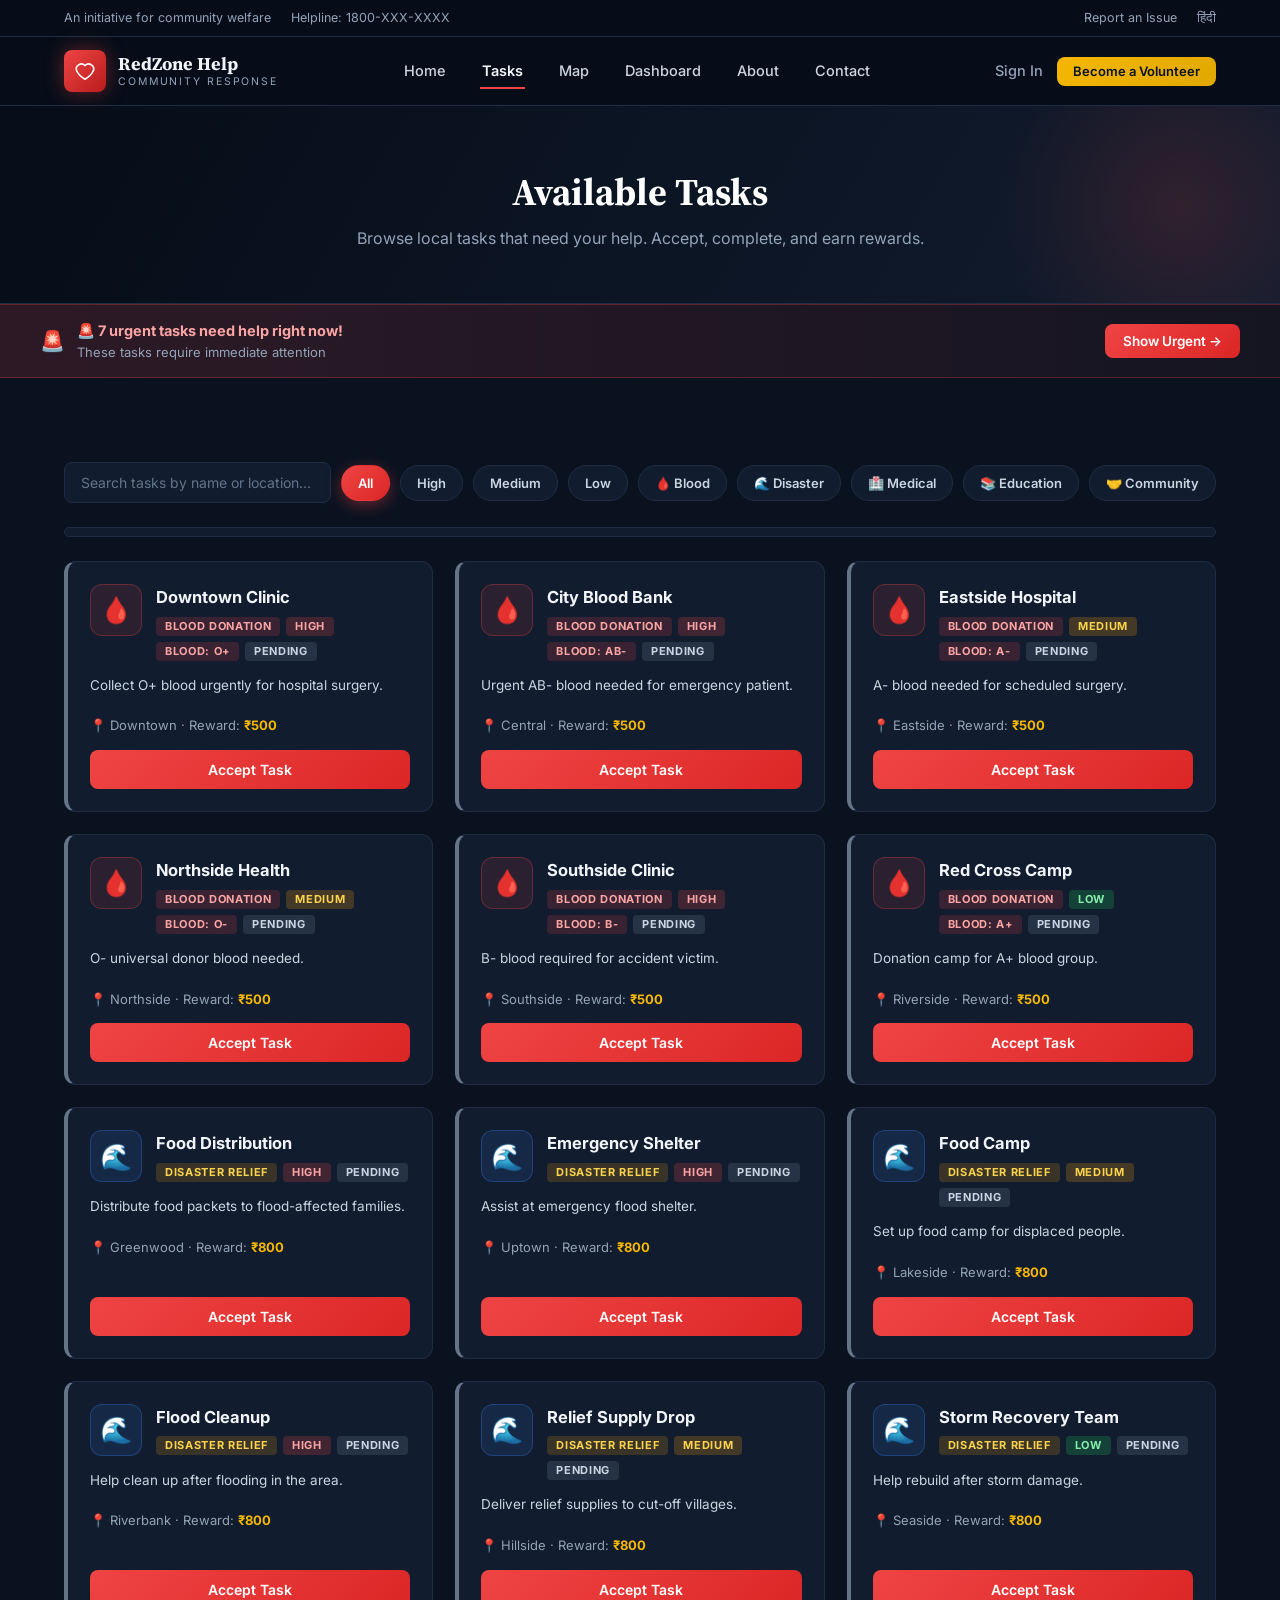
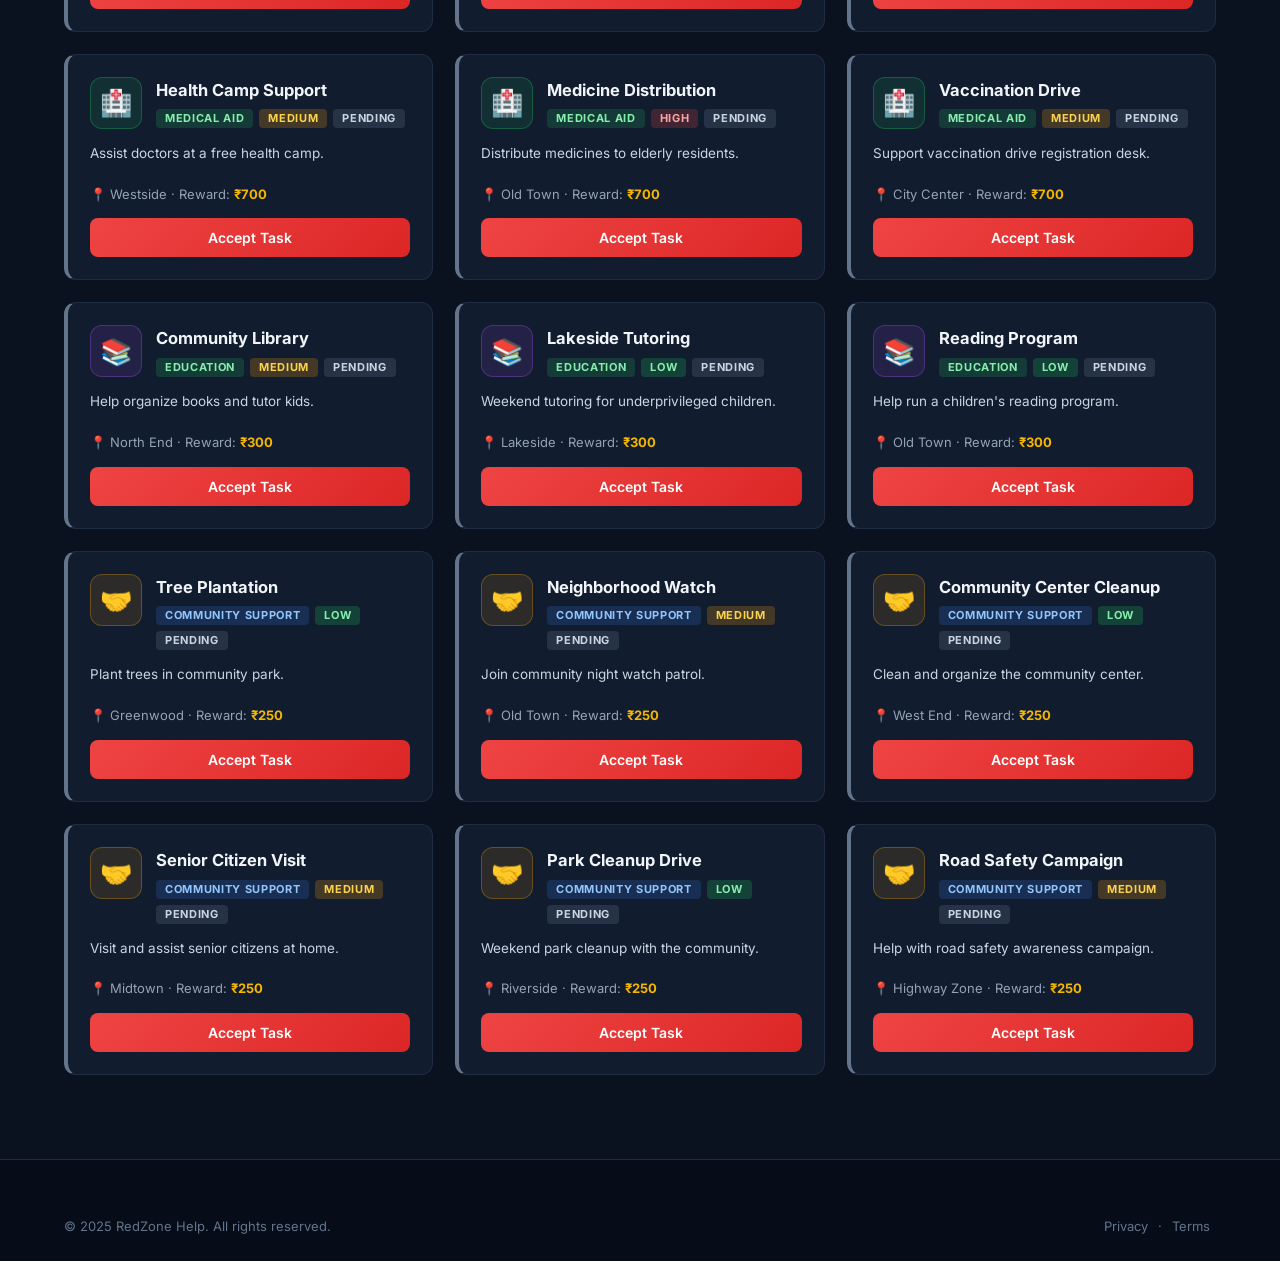
<file: tasks.html>
<!DOCTYPE html>
<html lang="en">
<head>
<meta charset="UTF-8">
<meta name="viewport" content="width=device-width, initial-scale=1.0">
<title>Tasks — RedZone Help</title>
<link rel="stylesheet" href="style.css">
<link href="https://fonts.googleapis.com/css2?family=Inter:wght@400;500;600;700&family=Source+Serif+4:wght@600;700&display=swap" rel="stylesheet">
<style>
.task-icon-box{width:52px;height:52px;border-radius:12px;display:flex;align-items:center;justify-content:center;font-size:26px;flex-shrink:0;border:1px solid;}
.task-icon-blood{background:rgba(239,68,68,0.12);border-color:rgba(239,68,68,0.3);}
.task-icon-flood{background:rgba(59,130,246,0.12);border-color:rgba(59,130,246,0.3);}
.task-icon-medical{background:rgba(34,197,94,0.12);border-color:rgba(34,197,94,0.3);}
.task-icon-edu{background:rgba(168,85,247,0.12);border-color:rgba(168,85,247,0.3);}
.task-icon-community{background:rgba(245,158,11,0.12);border-color:rgba(245,158,11,0.3);}
</style>
</head>
<body>

<div class="topbar">
  <div class="topbar-inner">
    <div class="topbar-left"><span>An initiative for community welfare</span><a href="contact.html">Helpline: 1800-XXX-XXXX</a></div>
    <div class="topbar-right"><a href="contact.html">Report an Issue</a><a href="#">हिंदी</a></div>
  </div>
</div>

<header class="site-header">
  <div class="header-inner">
    <a href="index.html" class="logo">
      <div class="logo-mark"><svg width="22" height="22" viewBox="0 0 24 24" fill="none"><path d="M12 21s-7-4.5-9-9a5.5 5.5 0 0 1 9-6 5.5 5.5 0 0 1 9 6c-2 4.5-9 9-9 9z" stroke="#fff" stroke-width="1.8" stroke-linejoin="round"/></svg></div>
      <div class="logo-text"><div class="logo-title">RedZone Help</div><div class="logo-sub">Community Response</div></div>
    </a>
    <nav class="nav-links">
      <a href="index.html" class="nav-link">Home</a>
      <a href="tasks.html" class="nav-link active">Tasks</a>
      <a href="map.html" class="nav-link">Map</a>
      <a href="dashboard.html" class="nav-link">Dashboard</a>
      <a href="about.html" class="nav-link">About</a>
      <a href="contact.html" class="nav-link">Contact</a>
    </nav>
    <div class="header-actions">
      <a href="login.html" class="signin-link" id="nav-signin">Sign In</a>
      <a href="login.html" class="btn btn-gold btn-sm" id="nav-signin-btn">Become a Volunteer</a>
      <div id="nav-user" style="display:none; align-items:center; gap:10px;">
        <span class="user-name" style="font-weight:600; color:#F1F5F9;"></span>
        <button onclick="logout()" class="btn btn-outline-dark btn-sm">Logout</button>
      </div>
    </div>
  </div>
</header>

<div class="page-head">
  <h1>Available Tasks</h1>
  <p>Browse local tasks that need your help. Accept, complete, and earn rewards.</p>
</div>

<div id="urgent-alert" style="display:none; background:linear-gradient(90deg,rgba(239,68,68,.15),rgba(239,68,68,.05)); border-top:1px solid rgba(239,68,68,.3); border-bottom:1px solid rgba(239,68,68,.3); padding:14px 24px;">
  <div style="max-width:1200px; margin:0 auto; display:flex; align-items:center; justify-content:space-between; gap:16px; flex-wrap:wrap;">
    <div style="display:flex; align-items:center; gap:12px;">
      <span style="font-size:20px;">🚨</span>
      <div>
        <div style="color:#FCA5A5; font-weight:700; font-size:14.5px;" id="urgent-text">Urgent tasks need help</div>
        <div style="color:#94A3B8; font-size:13px;" id="urgent-sub">Click to see urgent tasks only</div>
      </div>
    </div>
    <button onclick="showUrgent()" style="background:linear-gradient(135deg,#EF4444,#DC2626); color:#fff; border:none; padding:9px 18px; border-radius:8px; font-weight:600; font-size:13.5px; cursor:pointer; font-family:inherit;">Show Urgent →</button>
  </div>
</div>

<main class="section">
  <div class="section-inner">
    <div class="filter-bar">
      <input type="text" id="search-input" class="search-input" placeholder="Search tasks by name or location...">
      <button class="filter-btn active" data-filter="all">All</button>
      <button class="filter-btn" data-filter="High">High</button>
      <button class="filter-btn" data-filter="Medium">Medium</button>
      <button class="filter-btn" data-filter="Low">Low</button>
      <button class="filter-btn" data-filter="Blood Donation">🩸 Blood</button>
      <button class="filter-btn" data-filter="Disaster Relief">🌊 Disaster</button>
      <button class="filter-btn" data-filter="Medical Aid">🏥 Medical</button>
      <button class="filter-btn" data-filter="Education">📚 Education</button>
      <button class="filter-btn" data-filter="Community Support">🤝 Community</button>
    </div>

    <div class="progress-wrap"><div class="progress-fill" id="progress-fill"></div></div>
    <div class="task-grid" id="tasks-container"></div>
  </div>
</main>

<div class="modal-overlay" id="popup">
  <div class="modal-box">
    <h2 class="modal-title" id="popup-title">Task</h2>
    <p class="modal-sub" id="popup-sub">Details</p>
    <div id="popup-details" style="font-size:14px; color:#CBD5E1; line-height:1.7;"></div>
    <div class="form-group" style="margin-top:16px;">
      <label class="form-label">Optional Note</label>
      <input type="text" id="popup-note" class="form-input" placeholder="Add a note...">
    </div>
    <div class="form-actions">
      <button class="btn btn-outline-dark" onclick="closePopup()">Cancel</button>
      <button class="btn btn-primary" id="accept-btn">Accept Task</button>
    </div>
  </div>
</div>

<div class="modal-overlay" id="proof-popup">
  <div class="modal-box">
    <h2 class="modal-title">Submit Proof</h2>
    <p class="modal-sub">Upload a photo to complete the task.</p>
    <div class="form-group">
      <label class="form-label">Proof Image</label>
      <input type="file" id="proof-file" class="form-input" accept="image/*">
    </div>
    <div class="form-actions">
      <button class="btn btn-outline-dark" onclick="closeProof()">Cancel</button>
      <button class="btn btn-primary" id="proof-submit-btn">Submit Proof</button>
    </div>
  </div>
</div>

<footer class="site-footer">
  <div class="footer-inner">
    <div class="footer-bottom" style="border-top:none; padding-top:0;">
      <div>© 2025 RedZone Help. All rights reserved.</div>
      <div><a href="#">Privacy</a> · <a href="#">Terms</a></div>
    </div>
  </div>
</footer>

<script src="app.js"></script>
<script>
window.addEventListener('DOMContentLoaded', function(){

  var currentFilter = 'all';
  var currentTaskId = null;

  function iconBoxClass(type){
    var m = {
      "Blood Donation":"task-icon-blood",
      "Disaster Relief":"task-icon-flood",
      "Medical Aid":"task-icon-medical",
      "Education":"task-icon-edu",
      "Community Support":"task-icon-community"
    };
    return m[type] || "task-icon-community";
  }

  function renderTasks(filter, search){
    filter = filter || 'all';
    search = search || '';

    var tasks = loadTasks();
    var container = document.getElementById('tasks-container');
    container.innerHTML = '';

    var filtered = tasks.filter(function(t){
      if(filter !== 'all' && t.urgency !== filter && t.type !== filter) return false;
      if(search){
        var s = search.toLowerCase();
        if(t.name.toLowerCase().indexOf(s) === -1 && t.location.toLowerCase().indexOf(s) === -1) return false;
      }
      return true;
    });

    if(filtered.length === 0){
      container.innerHTML = '<p style="grid-column:1/-1;text-align:center;color:#94A3B8;padding:40px;">No tasks found.</p>';
      updateProgress(tasks);
      return;
    }

    var html = '';
    filtered.forEach(function(task){
      var bc = 'task-btn task-btn-accept';
      var bt = 'Accept Task';
      if(task.status === 'accepted'){ bc = 'task-btn task-btn-ongoing'; bt = 'Ongoing — Submit Proof'; }
      if(task.status === 'completed'){ bc = 'task-btn task-btn-completed'; bt = 'Completed ✓'; }

      html += '<div class="task-card ' + task.status + '" data-id="' + task.id + '">';
      html += '<div class="task-head">';
      html += '<div class="task-icon-box ' + iconBoxClass(task.type) + '">' + getTypeIcon(task.type) + '</div>';
      html += '<div style="flex:1;">';
      html += '<div class="task-name">' + task.name + '</div>';
      html += '<div class="badge-row">';
      html += '<span class="badge ' + getTypeBadgeClass(task.type) + '">' + task.type + '</span>';
      html += '<span class="badge ' + getUrgencyBadgeClass(task.urgency) + '">' + task.urgency + '</span>';
      if(task.blood) html += '<span class="badge badge-blood">Blood: ' + task.blood + '</span>';
      html += '<span class="badge ' + getStatusBadgeClass(task.status) + '">' + task.status + '</span>';
      html += '</div></div></div>';
      html += '<div class="task-desc">' + task.desc + '</div>';
      html += '<div class="task-loc">📍 ' + task.location + ' · Reward: <span style="color:#F5B700;font-weight:700;">₹' + (REWARDS[task.type] || 300) + '</span></div>';
      html += '<button class="' + bc + '">' + bt + '</button>';
      html += '</div>';
    });

    container.innerHTML = html;
    updateProgress(tasks);
  }

  function updateProgress(tasks){
    var total = tasks.length;
    var done = tasks.filter(function(t){ return t.status === 'completed'; }).length;
    document.getElementById('progress-fill').style.width = ((done / total) * 100) + '%';
  }

  function updateUrgentAlert(){
    var tasks = loadTasks();
    var urgent = tasks.filter(function(t){ return t.urgency === 'High' && t.status === 'pending'; });
    var alert = document.getElementById('urgent-alert');
    var text = document.getElementById('urgent-text');
    var sub = document.getElementById('urgent-sub');

    if(urgent.length > 0){
      alert.style.display = 'block';
      text.textContent = '🚨 ' + urgent.length + ' urgent task' + (urgent.length > 1 ? 's' : '') + ' need help right now!';
      sub.textContent = 'These tasks require immediate attention';
    } else {
      alert.style.display = 'none';
    }
  }

  window.showUrgent = function(){
    currentFilter = 'High';
    document.querySelectorAll('.filter-btn').forEach(function(b){
      b.classList.remove('active');
      if(b.dataset.filter === 'High') b.classList.add('active');
    });
    renderTasks('High', '');
    window.scrollTo({ top: 400, behavior: 'smooth' });
  };

  window.closePopup = function(){ document.getElementById('popup').classList.remove('active'); };
  window.closeProof = function(){ document.getElementById('proof-popup').classList.remove('active'); };

  document.getElementById('accept-btn').addEventListener('click', function(){
    var tasks = loadTasks();
    var task = tasks.filter(function(t){ return t.id === currentTaskId; })[0];
    if(!task) return;
    task.status = 'accepted';
    task.note = document.getElementById('popup-note').value;
    saveTasks(tasks);
    closePopup();
    renderTasks(currentFilter, document.getElementById('search-input').value);
    updateUrgentAlert();
    alert('Task accepted: ' + task.name);
  });

  document.getElementById('proof-submit-btn').addEventListener('click', function(){
    var f = document.getElementById('proof-file').files[0];
    if(!f){ alert('Please upload a proof image.'); return; }
    var tasks = loadTasks();
    var task = tasks.filter(function(t){ return t.id === currentTaskId; })[0];
    if(!task) return;
    task.status = 'completed';
    saveTasks(tasks);
    addReward(REWARDS[task.type] || 300);
    closeProof();
    document.getElementById('proof-file').value = '';
    renderTasks(currentFilter, document.getElementById('search-input').value);
    updateUrgentAlert();
    alert('Task completed! Reward: ₹' + (REWARDS[task.type] || 300));
  });

  document.querySelectorAll('.filter-btn').forEach(function(btn){
    btn.addEventListener('click', function(){
      document.querySelectorAll('.filter-btn').forEach(function(b){ b.classList.remove('active'); });
      btn.classList.add('active');
      currentFilter = btn.dataset.filter;
      renderTasks(currentFilter, document.getElementById('search-input').value);
    });
  });

  document.getElementById('search-input').addEventListener('input', function(e){
    renderTasks(currentFilter, e.target.value);
  });

  document.getElementById('tasks-container').addEventListener('click', function(e){
    var card = e.target.closest('.task-card');
    if(!card) return;
    if(e.target.tagName !== 'BUTTON') return;
    var id = Number(card.dataset.id);
    currentTaskId = id;
    var tasks = loadTasks();
    var task = tasks.filter(function(t){ return t.id === id; })[0];
    if(!task) return;

    if(task.status === 'completed'){ alert('Task already completed.'); return; }
    if(task.status === 'accepted'){ document.getElementById('proof-popup').classList.add('active'); return; }

    document.getElementById('popup-title').textContent = task.name;
    document.getElementById('popup-sub').textContent = task.type;
    document.getElementById('popup-details').innerHTML =
      '<strong>Location:</strong> ' + task.location + '<br>' +
      '<strong>Urgency:</strong> ' + task.urgency + '<br>' +
      (task.blood ? '<strong>Blood Group:</strong> ' + task.blood + '<br>' : '') +
      '<strong>Reward:</strong> <span style="color:#F5B700;font-weight:700;">₹' + (REWARDS[task.type] || 300) + '</span><br>' +
      '<strong>Description:</strong> ' + task.desc;
    document.getElementById('popup-note').value = '';
    document.getElementById('popup').classList.add('active');
  });

  renderTasks('all', '');
  updateUrgentAlert();
});
</script>
</body>
</html>
</file>
<file: style.css>
/* ============================================================
   RedZone Help — Master Stylesheet (DARK, Red + Gold)
   ============================================================ */

:root{
  --bg-900:#060D18;
  --bg-800:#0A1220;
  --bg-700:#111C2E;
  --border:#1F2D44;
  --border-hi:#2B3F5C;
  --red:#EF4444;
  --red-hi:#F87171;
  --gold:#F5B700;
  --gold-hi:#FCD34D;
  --green:#22C55E;
  --blue:#3B82F6;
  --text:#F1F5F9;
  --text-mid:#CBD5E1;
  --text-mut:#94A3B8;
  --text-dim:#64748B;
}

*{ box-sizing:border-box; }
html{ scroll-behavior:smooth; }
body{
  margin:0;
  font-family:'Inter','Segoe UI',Tahoma,sans-serif;
  background:var(--bg-800);
  color:var(--text);
  line-height:1.6;
}
h1,h2,h3,h4{
  font-family:'Source Serif 4',Georgia,serif;
  color:var(--text);
  margin:0 0 12px 0;
  line-height:1.2;
}
p{ margin:0 0 12px 0; }
a{ color:var(--text-mid); text-decoration:none; }
a:hover{ color:var(--gold); }
img{ max-width:100%; display:block; }

/* ---------- TOP BAR ---------- */
.topbar{ background:var(--bg-900); color:var(--text-mut); font-size:12.5px; border-bottom:1px solid var(--border); }
.topbar-inner{ max-width:1200px; margin:0 auto; padding:8px 24px; display:flex; justify-content:space-between; align-items:center; gap:16px; }
.topbar a{ color:var(--text-mut); }
.topbar a:hover{ color:var(--gold); }
.topbar-left,.topbar-right{ display:flex; gap:20px; align-items:center; }

/* ---------- HEADER ---------- */
.site-header{ background:var(--bg-900); border-bottom:1px solid var(--border); position:sticky; top:0; z-index:50; }
.header-inner{ max-width:1200px; margin:0 auto; padding:0 24px; height:68px; display:flex; align-items:center; justify-content:space-between; gap:24px; }
.logo{ display:flex; align-items:center; gap:12px; text-decoration:none; }
.logo-mark{ width:42px; height:42px; border-radius:8px; background:linear-gradient(135deg,var(--red),#B91C1C); display:flex; align-items:center; justify-content:center; box-shadow:0 0 20px rgba(239,68,68,.4); }
.logo-text{ line-height:1.1; }
.logo-title{ font-family:'Source Serif 4',serif; font-weight:700; font-size:18px; color:var(--text); }
.logo-sub{ font-size:10.5px; letter-spacing:.18em; text-transform:uppercase; color:var(--text-mut); margin-top:2px; }

.nav-links{ display:flex; align-items:center; gap:32px; }
.nav-link{ font-size:14.5px; font-weight:500; color:var(--text-mid); padding:8px 2px; position:relative; transition:color .2s; }
.nav-link:hover{ color:var(--text); }
.nav-link::after{ content:""; position:absolute; left:0; right:0; bottom:2px; height:2px; background:var(--red); transform:scaleX(0); transform-origin:left; transition:transform .25s ease; }
.nav-link:hover::after, .nav-link.active::after{ transform:scaleX(1); }
.nav-link.active{ color:var(--text); font-weight:600; }
.header-actions{ display:flex; align-items:center; gap:14px; }
.signin-link{ font-size:14.5px; font-weight:500; color:var(--text-mut); transition:color .2s; }
.signin-link:hover{ color:var(--gold); }

/* ---------- BUTTONS ---------- */
.btn{ display:inline-flex; align-items:center; justify-content:center; gap:8px; font-size:14.5px; font-weight:600; padding:11px 22px; border-radius:8px; border:none; cursor:pointer; text-decoration:none; transition:all .25s ease; font-family:inherit; line-height:1; position:relative; }
.btn-primary{ background:linear-gradient(135deg,var(--red),#DC2626); color:#fff; }
.btn-gold{ background:linear-gradient(135deg,var(--gold),#E0A800); color:#0A1220; }
.btn-outline{ border:1.5px solid var(--border-hi); color:var(--text); background:transparent; }
.btn-outline-dark{ border:1.5px solid var(--border-hi); color:var(--text-mid); background:transparent; }
.btn-sm{ padding:8px 16px; font-size:13px; }
.btn-lg{ padding:14px 28px; font-size:15.5px; }

/* ---------- SECTIONS ---------- */
.section{ padding:84px 0; }
.section-alt{ background:var(--bg-900); }
.section-inner{ max-width:1200px; margin:0 auto; padding:0 24px; }
.section-eyebrow{ font-size:12.5px; font-weight:600; letter-spacing:.16em; text-transform:uppercase; color:var(--red); margin-bottom:10px; }
.section-title{ font-size:36px; font-weight:700; color:var(--text); margin-bottom:14px; line-height:1.15; }
.section-sub{ color:var(--text-mut); font-size:16.5px; max-width:640px; line-height:1.65; }
.section-head-center{ text-align:center; max-width:720px; margin:0 auto 56px; }
.section-head-center .section-sub{ margin-left:auto; margin-right:auto; }

/* ---------- HERO ---------- */
.hero{ position:relative; background:linear-gradient(115deg,rgba(6,13,24,.94) 0%,rgba(10,18,32,.88) 55%,rgba(17,28,46,.82) 100%), url('https://images.unsplash.com/photo-1469571486292-0ba58a3f068b?auto=format&fit=crop&w=2000&q=80'); background-size:cover; background-position:center; color:#fff; overflow:hidden; border-bottom:1px solid var(--border); }
.hero::after{ content:""; position:absolute; right:-100px; top:-100px; width:600px; height:600px; background:radial-gradient(circle,rgba(239,68,68,.22),transparent 65%); border-radius:50%; pointer-events:none; }
.hero-inner{ max-width:1200px; margin:0 auto; padding:96px 24px 110px; position:relative; z-index:2; }
.hero-content{ max-width:720px; }
.hero h1{ color:#fff; font-size:52px; line-height:1.08; margin-bottom:22px; }
.hero h1 .accent{ background:linear-gradient(135deg,var(--red-hi),var(--gold)); -webkit-background-clip:text; -webkit-text-fill-color:transparent; background-clip:text; }
.hero p{ color:var(--text-mid); font-size:19px; max-width:620px; margin-bottom:32px; }
.hero-actions{ display:flex; flex-wrap:wrap; gap:14px; margin-bottom:36px; }
.hero-trust{ display:flex; align-items:center; gap:10px; font-size:14px; color:var(--text-mut); }
.eyebrow{ display:inline-flex; align-items:center; gap:8px; font-size:12.5px; font-weight:600; letter-spacing:.14em; text-transform:uppercase; color:var(--red-hi); background:rgba(239,68,68,.1); border:1px solid rgba(239,68,68,.35); padding:6px 14px; border-radius:999px; margin-bottom:22px; }
.eyebrow-dot{ width:6px; height:6px; border-radius:50%; background:var(--red); }

/* ---------- STATS ---------- */
.stats-bar{ background:var(--bg-900); border-top:1px solid var(--border); border-bottom:1px solid var(--border); }
.stats-inner{ max-width:1200px; margin:0 auto; padding:34px 24px; display:grid; grid-template-columns:repeat(4,1fr); gap:24px; text-align:center; }
.stat-number{ font-family:'Source Serif 4',serif; font-size:34px; font-weight:700; color:var(--text); line-height:1; }
.stat-label{ font-size:12.5px; color:var(--text-mut); letter-spacing:.06em; text-transform:uppercase; margin-top:8px; }

/* ---------- CARDS ---------- */
.card{ background:var(--bg-700); border:1px solid var(--border); border-radius:12px; transition:all .25s ease; }
.card:hover{ border-color:var(--border-hi); box-shadow:0 14px 32px rgba(0,0,0,.35); transform:translateY(-3px); }
.cat-grid{ display:grid; grid-template-columns:repeat(5,1fr); gap:20px; }
.cat-card{ padding:28px 22px; text-align:left; }
.cat-icon{ width:54px; height:54px; border-radius:12px; display:flex; align-items:center; justify-content:center; margin-bottom:18px; font-size:24px; background:rgba(239,68,68,.12); }
.cat-title{ font-family:'Inter',sans-serif; font-size:16px; font-weight:700; color:var(--text); margin-bottom:6px; }
.cat-desc{ font-size:13.5px; color:var(--text-mut); line-height:1.5; }

.steps-grid{ display:grid; grid-template-columns:repeat(4,1fr); gap:28px; }
.step-num{ width:48px; height:48px; border-radius:50%; display:flex; align-items:center; justify-content:center; font-family:'Source Serif 4',serif; font-weight:700; font-size:19px; color:#fff; background:linear-gradient(135deg,var(--red),#B91C1C); box-shadow:0 0 20px rgba(239,68,68,.4); margin-bottom:16px; }
.step-title{ font-family:'Inter',sans-serif; font-size:16.5px; font-weight:700; color:var(--text); margin-bottom:8px; }
.step-desc{ font-size:14.5px; color:var(--text-mut); line-height:1.6; }

.trust-grid{ display:grid; grid-template-columns:repeat(3,1fr); gap:26px; }
.trust-card{ padding:30px 26px; }
.trust-icon{ width:50px; height:50px; border-radius:12px; background:rgba(245,183,0,.12); color:var(--gold); display:flex; align-items:center; justify-content:center; font-size:22px; margin-bottom:16px; }
.trust-title{ font-family:'Inter',sans-serif; font-size:17px; font-weight:700; color:var(--text); margin-bottom:8px; }
.trust-desc{ font-size:14.5px; color:var(--text-mut); line-height:1.6; }

/* ---------- TASK CARDS ---------- */
.task-grid{ display:grid; grid-template-columns:repeat(3,1fr); gap:22px; }
.task-card{ background:var(--bg-700); border:1px solid var(--border); border-radius:12px; padding:22px; display:flex; flex-direction:column; gap:14px; transition:all .25s ease; border-left:4px solid var(--border-hi); }
.task-card:hover{ border-color:var(--border-hi); box-shadow:0 14px 32px rgba(0,0,0,.4); transform:translateY(-3px); }
.task-card.pending{ border-left-color:var(--text-dim); }
.task-card.accepted{ border-left-color:var(--blue); }
.task-card.completed{ border-left-color:var(--green); background:rgba(34,197,94,.05); }
.task-head{ display:flex; gap:14px; align-items:flex-start; }
.task-name{ font-family:'Inter',sans-serif; font-size:16.5px; font-weight:700; color:var(--text); margin-bottom:6px; }
.task-desc{ font-size:13.5px; color:var(--text-mid); line-height:1.55; margin-bottom:6px; }
.task-loc{ font-size:13px; color:var(--text-mut); }

.badge{ display:inline-flex; align-items:center; gap:5px; font-size:11px; font-weight:700; letter-spacing:.06em; text-transform:uppercase; padding:4px 9px; border-radius:4px; line-height:1; }
.badge-blood{ background:rgba(239,68,68,.18); color:#FCA5A5; }
.badge-community{ background:rgba(59,130,246,.18); color:#93C5FD; }
.badge-disaster{ background:rgba(245,158,11,.18); color:#FCD34D; }
.badge-education{ background:rgba(34,197,94,.18); color:#86EFAC; }
.badge-medical{ background:rgba(34,197,94,.18); color:#86EFAC; }
.badge-urgent{ background:rgba(239,68,68,.22); color:#FCA5A5; }
.badge-medium{ background:rgba(245,158,11,.22); color:#FCD34D; }
.badge-low{ background:rgba(34,197,94,.22); color:#86EFAC; }
.badge-pending{ background:rgba(100,116,139,.25); color:#CBD5E1; }
.badge-accepted{ background:rgba(59,130,246,.22); color:#93C5FD; }
.badge-completed{ background:rgba(34,197,94,.22); color:#86EFAC; }
.badge-row{ display:flex; flex-wrap:wrap; gap:6px; margin-top:4px; }

.task-btn{ width:100%; padding:11px; border-radius:8px; border:none; font-weight:600; font-size:14px; cursor:pointer; transition:all .2s; font-family:inherit; margin-top:auto; }
.task-btn-accept{ background:linear-gradient(135deg,var(--red),#DC2626); color:#fff; }
.task-btn-ongoing{ background:linear-gradient(135deg,var(--blue),#2563EB); color:#fff; }
.task-btn-completed{ background:rgba(34,197,94,.15); color:#86EFAC; cursor:default; border:1px solid rgba(34,197,94,.4); }

.progress-wrap{ background:var(--bg-700); border:1px solid var(--border); border-radius:10px; overflow:hidden; height:10px; width:100%; margin:0 0 24px; }
.progress-fill{ background:linear-gradient(90deg,var(--red),var(--gold)); height:100%; width:0%; transition:width .5s ease; border-radius:10px; box-shadow:0 0 20px rgba(239,68,68,.5); }

/* ---------- FORMS ---------- */
.form-card{ background:var(--bg-700); border:1px solid var(--border); border-radius:14px; padding:36px 32px; box-shadow:0 20px 50px rgba(0,0,0,.4); max-width:480px; margin:0 auto; }
.form-title{ font-size:24px; text-align:center; margin-bottom:8px; color:var(--text); }
.form-sub{ text-align:center; color:var(--text-mut); font-size:14px; margin-bottom:28px; }
.form-group{ margin-bottom:18px; }
.form-label{ display:block; font-size:13px; font-weight:600; color:var(--text-mid); margin-bottom:6px; }
.form-input,.form-select,.form-textarea{ width:100%; padding:12px 14px; border:1.5px solid var(--border); border-radius:8px; font-size:14.5px; font-family:inherit; color:var(--text); background:var(--bg-800); transition:border-color .2s, box-shadow .2s; }
.form-input::placeholder,.form-textarea::placeholder{ color:var(--text-dim); }
.form-input:focus,.form-select:focus,.form-textarea:focus{ outline:none; border-color:var(--red); box-shadow:0 0 0 3px rgba(239,68,68,.15); }
.form-textarea{ resize:vertical; min-height:110px; }
.form-actions{ display:flex; gap:12px; justify-content:flex-end; margin-top:24px; }
.form-footer{ text-align:center; font-size:14px; color:var(--text-mut); margin-top:20px; }
.form-footer a{ font-weight:600; color:var(--gold); }

/* ---------- FILTER BAR ---------- */
.filter-bar{ display:flex; flex-wrap:wrap; gap:10px; margin-bottom:24px; align-items:center; }
.search-input{ flex:1; min-width:220px; padding:11px 16px; border:1.5px solid var(--border); border-radius:8px; font-size:14px; font-family:inherit; background:var(--bg-700); color:var(--text); transition:border-color .2s, box-shadow .2s; }
.search-input::placeholder{ color:var(--text-dim); }
.search-input:focus{ outline:none; border-color:var(--red); box-shadow:0 0 0 3px rgba(239,68,68,.15); }
.filter-btn{ padding:9px 16px; border-radius:999px; border:1.5px solid var(--border); background:var(--bg-700); font-size:13px; font-weight:600; color:var(--text-mid); cursor:pointer; transition:all .2s; font-family:inherit; }
.filter-btn:hover{ border-color:var(--red); color:var(--text); }
.filter-btn.active{ background:linear-gradient(135deg,var(--red),#DC2626); color:#fff; border-color:transparent; box-shadow:0 4px 16px rgba(239,68,68,.4); }

/* ---------- DASHBOARD ---------- */
.dash-stats{ display:grid; grid-template-columns:repeat(4,1fr); gap:20px; margin-bottom:36px; }
.dash-stat{ background:var(--bg-700); border:1px solid var(--border); border-radius:12px; padding:24px 20px; text-align:center; transition:all .2s; }
.dash-stat:hover{ border-color:var(--border-hi); box-shadow:0 10px 24px rgba(0,0,0,.3); }
.dash-stat-num{ font-family:'Source Serif 4',serif; font-size:30px; font-weight:700; color:var(--text); line-height:1; }
.dash-stat-num.green{ color:var(--green); }
.dash-stat-num.blue{ color:var(--blue); }
.dash-stat-num.gold{ color:var(--gold); }
.dash-stat-label{ font-size:12.5px; color:var(--text-mut); text-transform:uppercase; letter-spacing:.06em; margin-top:8px; font-weight:500; }
.status-pill{ display:inline-flex; align-items:center; gap:6px; font-size:12.5px; font-weight:600; padding:5px 12px; border-radius:999px; }
.status-completed{ background:rgba(34,197,94,.15); color:#86EFAC; }
.status-accepted{ background:rgba(59,130,246,.15); color:#93C5FD; }
.status-pending{ background:rgba(245,158,11,.15); color:#FCD34D; }
.task-list{ list-style:none; padding:0; margin:0; }
.task-list li{ padding:12px 0; border-bottom:1px solid var(--border); display:flex; justify-content:space-between; align-items:center; font-size:14.5px; color:var(--text-mid); }
.task-list li:last-child{ border-bottom:none; }

/* ---------- MAP ---------- */
#map{ height:75vh; border-radius:12px; box-shadow:0 20px 50px rgba(0,0,0,.4); border:1px solid var(--border); }

/* ---------- FOOTER ---------- */
.site-footer{ background:var(--bg-900); color:var(--text-mut); padding:56px 0 24px; border-top:1px solid var(--border); }
.footer-inner{ max-width:1200px; margin:0 auto; padding:0 24px; }
.footer-grid{ display:grid; grid-template-columns:2fr 1fr 1fr 1fr; gap:40px; margin-bottom:40px; }
.footer-col h4{ color:var(--text); font-family:'Inter',sans-serif; font-size:12.5px; font-weight:700; letter-spacing:.14em; text-transform:uppercase; margin-bottom:16px; }
.footer-col p{ font-size:14px; line-height:1.7; color:var(--text-mut); margin-bottom:10px; }
.footer-col a{ display:block; color:var(--text-mut); font-size:14px; padding:5px 0; transition:color .2s; }
.footer-col a:hover{ color:var(--gold); }
.footer-bottom{ border-top:1px solid var(--border); padding-top:22px; display:flex; justify-content:space-between; flex-wrap:wrap; gap:12px; font-size:13px; color:var(--text-dim); }
.footer-bottom a{ color:var(--text-dim); padding:0 6px; transition:color .2s; }
.footer-bottom a:hover{ color:var(--gold); }

/* ---------- MODAL ---------- */
.modal-overlay{ position:fixed; inset:0; display:flex; align-items:center; justify-content:center; background:rgba(6,13,24,.85); backdrop-filter:blur(8px); z-index:80; opacity:0; pointer-events:none; transition:opacity .25s ease; padding:20px; }
.modal-overlay.active{ opacity:1; pointer-events:auto; }
.modal-box{ background:var(--bg-700); padding:34px 30px; border-radius:14px; width:100%; max-width:480px; box-shadow:0 30px 80px rgba(0,0,0,.7); border-top:4px solid var(--red); transform:scale(0.92); transition:transform .28s cubic-bezier(.2,.8,.2,1); max-height:90vh; overflow-y:auto; }
.modal-overlay.active .modal-box{ transform:scale(1); }
.modal-title{ font-size:22px; text-align:center; margin-bottom:6px; color:var(--text); }
.modal-sub{ text-align:center; color:var(--text-mut); font-size:13.5px; margin-bottom:24px; }

/* ---------- PAGE HEAD ---------- */
.page-head{ background:linear-gradient(120deg,var(--bg-900),var(--bg-700)); color:#fff; padding:64px 24px 52px; text-align:center; border-bottom:1px solid var(--border); position:relative; overflow:hidden; }
.page-head::after{ content:""; position:absolute; right:-100px; top:-100px; width:400px; height:400px; background:radial-gradient(circle,rgba(239,68,68,.15),transparent 65%); border-radius:50%; pointer-events:none; }
.page-head h1{ color:#fff; font-size:38px; margin-bottom:10px; position:relative; z-index:2; }
.page-head p{ color:var(--text-mut); font-size:16px; max-width:640px; margin:0 auto; position:relative; z-index:2; }

/* ---------- CTA ---------- */
.cta-band{ background:linear-gradient(120deg,#1a0a0a,var(--bg-700)); color:#fff; border-radius:16px; padding:56px 48px; text-align:center; border:1px solid rgba(239,68,68,.25); box-shadow:0 0 60px rgba(239,68,68,.12); position:relative; overflow:hidden; }
.cta-band h2{ color:#fff; font-size:32px; margin-bottom:12px; }
.cta-band p{ color:var(--text-mut); font-size:16px; max-width:560px; margin:0 auto 28px; }

/* ---------- MOBILE MENU ---------- */
.menu-toggle{ display:none; background:transparent; border:1px solid var(--border); border-radius:6px; padding:8px; cursor:pointer; }
.menu-toggle svg path{ stroke:var(--text); }
.mobile-menu{ display:none; border-top:1px solid var(--border); background:var(--bg-900); padding:16px 24px; flex-direction:column; gap:14px; }
.mobile-menu.open{ display:flex; }
.mobile-menu .nav-link{ padding:8px 0; }

/* ---------- UTILITY ---------- */
.container{ max-width:1200px; margin:0 auto; padding:0 24px; }
.text-center{ text-align:center; }
.hidden{ display:none; }

/* ============================================================
   HOVER EFFECTS (fixed — text always visible)
   ============================================================ */
.btn-gold:hover{
  background:linear-gradient(135deg,#FCD34D,#E0A800) !important;
  color:#0A1220 !important;
  transform:translateY(-2px);
  box-shadow:0 10px 30px rgba(245,183,0,0.55);
}
.btn-primary:hover{
  background:linear-gradient(135deg,#F87171,#DC2626) !important;
  color:#fff !important;
  transform:translateY(-2px);
  box-shadow:0 10px 30px rgba(239,68,68,0.55);
}
.btn-outline:hover{
  background:rgba(255,255,255,0.1) !important;
  border-color:var(--red) !important;
  color:var(--text) !important;
}
.btn-outline-dark:hover{
  background:rgba(255,255,255,0.08) !important;
  border-color:var(--red) !important;
  color:var(--text) !important;
}
.btn:hover{ text-decoration:none; }

/* Nav link hover */
.nav-link:hover{ color:var(--red-hi) !important; }
.nav-link:hover::after{ transform:scaleX(1); }

/* Task button hover */
.task-btn-accept:hover{ transform:translateY(-1px); box-shadow:0 8px 20px rgba(239,68,68,0.4); }
.task-btn-ongoing:hover{ transform:translateY(-1px); box-shadow:0 8px 20px rgba(59,130,246,0.4); }

/* Filter button hover */
.filter-btn:hover{ border-color:var(--red); color:var(--text); transform:translateY(-1px); }

/* Card hover */
.card:hover{ border-color:var(--border-hi); box-shadow:0 14px 32px rgba(0,0,0,0.35); transform:translateY(-3px); }
.task-card:hover{ border-color:var(--border-hi); box-shadow:0 14px 32px rgba(0,0,0,0.4); transform:translateY(-3px); }

/* ---------- RESPONSIVE ---------- */
@media (max-width:960px){
  .nav-links,.signin-link{ display:none; }
  .menu-toggle{ display:block; }
  .cat-grid,.steps-grid,.trust-grid,.task-grid{ grid-template-columns:repeat(2,1fr); }
  .stats-inner,.dash-stats{ grid-template-columns:repeat(2,1fr); }
  .footer-grid{ grid-template-columns:1fr 1fr; }
  .hero h1{ font-size:40px; }
  .section-title{ font-size:30px; }
}
@media (max-width:640px){
  .cat-grid,.steps-grid,.task-grid{ grid-template-columns:1fr; }
  .stats-inner,.dash-stats{ grid-template-columns:1fr 1fr; gap:16px; }
  .footer-grid{ grid-template-columns:1fr; gap:28px; }
  .hero-inner{ padding:64px 20px 80px; }
  .hero h1{ font-size:32px; }
  .hero p{ font-size:16px; }
  .section{ padding:56px 0; }
  .section-title{ font-size:26px; }
  .section-inner{ padding:0 18px; }
  .topbar-inner{ padding:8px 18px; font-size:11.5px; }
  .topbar-right{ display:none; }
  .header-inner{ padding:0 18px; height:62px; }
  .form-card{ padding:28px 22px; }
  .cta-band{ padding:40px 26px; }
  .cta-band h2{ font-size:24px; }
  .page-head h1{ font-size:28px; }
  .page-head{ padding:40px 18px 34px; }
  .modal-box{ padding:26px 22px; }
  .dash-stat-num{ font-size:24px; }
  .stat-number{ font-size:26px; }
}
</file>
